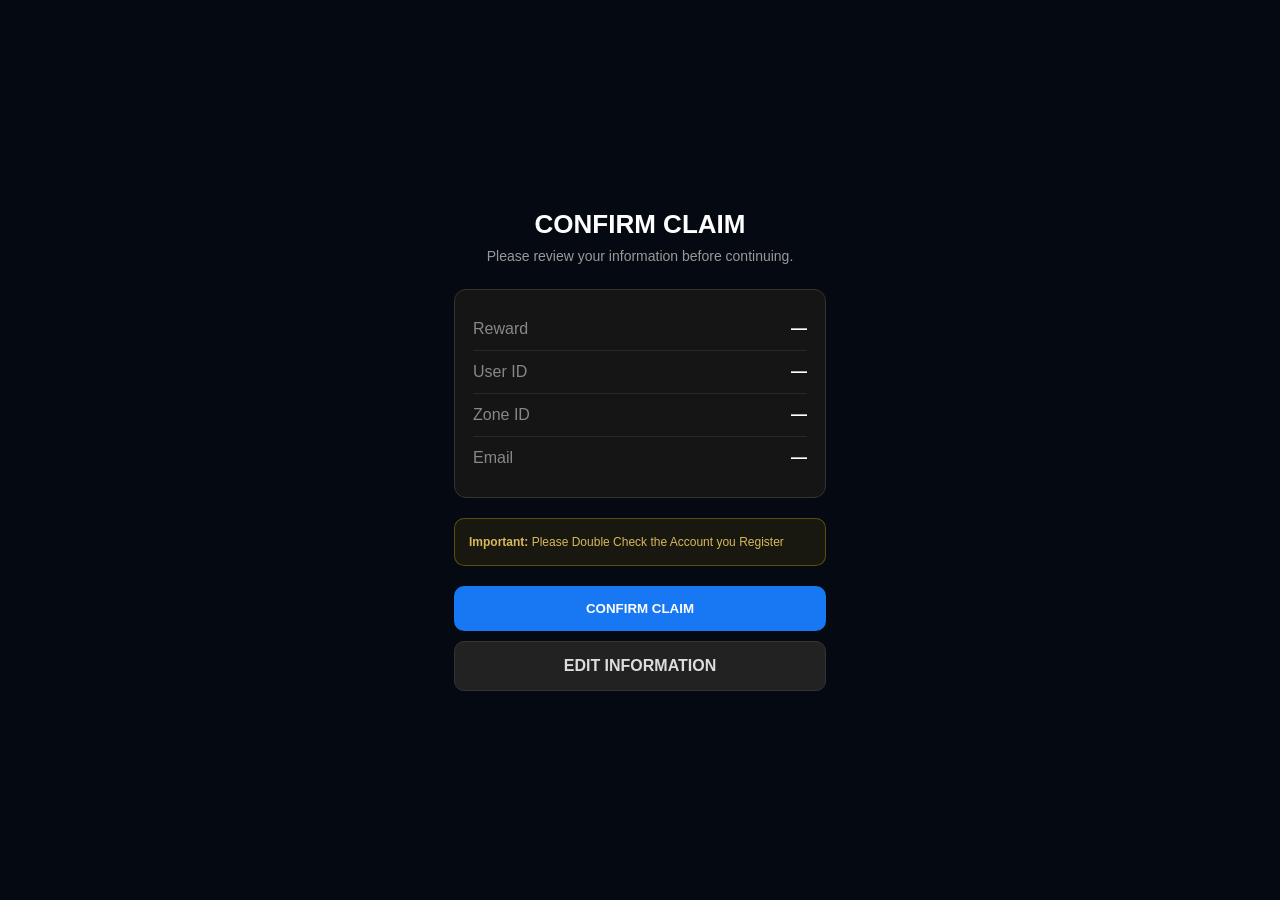
<file: confirmation.html>
<!DOCTYPE html>
<html lang="en">

<head>
    <meta charset="UTF-8">
    <meta name="viewport" content="width=device-width, initial-scale=1.0">

    <title>Confirm Claim</title>

    <link rel="stylesheet" href="css/style.css">

    <style>
        .confirmation-page {
            min-height: 100vh;
            display: flex;
            align-items: center;
            justify-content: center;
            padding: 20px;
        }

        .confirmation-card {
            width: 100%;
            max-width: 420px;
            padding: 30px 24px;
        }

        .confirmation-title {
            text-align: center;
            font-size: 26px;
            font-weight: 800;
            margin-bottom: 8px;
        }

        .confirmation-subtitle {
            text-align: center;
            color: #999;
            font-size: 14px;
            margin-bottom: 25px;
        }

        .details-box {
            background: #151515;
            border: 1px solid #333;
            border-radius: 12px;
            padding: 18px;
            margin-bottom: 20px;
        }

        .detail-row {
            display: flex;
            justify-content: space-between;
            gap: 15px;
            padding: 12px 0;
            border-bottom: 1px solid #292929;
        }

        .detail-row:last-child {
            border-bottom: none;
        }

        .detail-label {
            color: #888;
        }

        .detail-value {
            font-weight: 700;
            text-align: right;
            word-break: break-word;
        }

        .warning {
            background: rgba(255, 193, 7, 0.08);
            border: 1px solid rgba(255, 193, 7, 0.3);
            color: #d8b85a;
            padding: 14px;
            border-radius: 10px;
            font-size: 12px;
            line-height: 1.5;
            margin-bottom: 20px;
        }

        .button-group {
            display: flex;
            flex-direction: column;
            gap: 10px;
        }

        .confirm-button,
        .back-button {
            width: 100%;
            padding: 15px;
            border-radius: 10px;
            border: none;
            font-weight: 800;
            cursor: pointer;
            text-align: center;
            text-decoration: none;
        }

        .confirm-button {
            background: #1877f2;
            color: white;
        }

        .confirm-button:disabled {
            opacity: 0.6;
            cursor: not-allowed;
        }

        .back-button {
            background: #222;
            color: #ddd;
            border: 1px solid #333;
        }
    </style>
</head>

<body>

    <div class="confirmation-page">

        <div class="confirmation-card">

            <h1 class="confirmation-title">
                CONFIRM CLAIM
            </h1>

            <p class="confirmation-subtitle">
                Please review your information before continuing.
            </p>

            <div class="details-box">

                <div class="detail-row">
                    <span class="detail-label">Reward</span>
                    <span class="detail-value" id="rewardName">—</span>
                </div>

                <div class="detail-row">
                    <span class="detail-label">User ID</span>
                    <span class="detail-value" id="mlUserId">—</span>
                </div>

                <div class="detail-row">
                    <span class="detail-label">Zone ID</span>
                    <span class="detail-value" id="serverId">—</span>
                </div>
                <div class="detail-row">
                    <span class="detail-label">Email</span>
                    <span class="detail-value" id="email">—</span>
                </div>

            </div>

            <div class="warning">
                <strong>Important:</strong>
                Please Double Check the Account you Register
            </div>

            <div class="button-group">

                <button type="button" class="confirm-button" id="confirmButton">
                    CONFIRM CLAIM
                </button>

                <a href="player-details.html" class="back-button">
                    EDIT INFORMATION
                </a>

            </div>

        </div>

    </div>

    <script src="js/modal.js"></script>
    <script src="js/confirmation.js"></script>

</body>

</html>
</file>
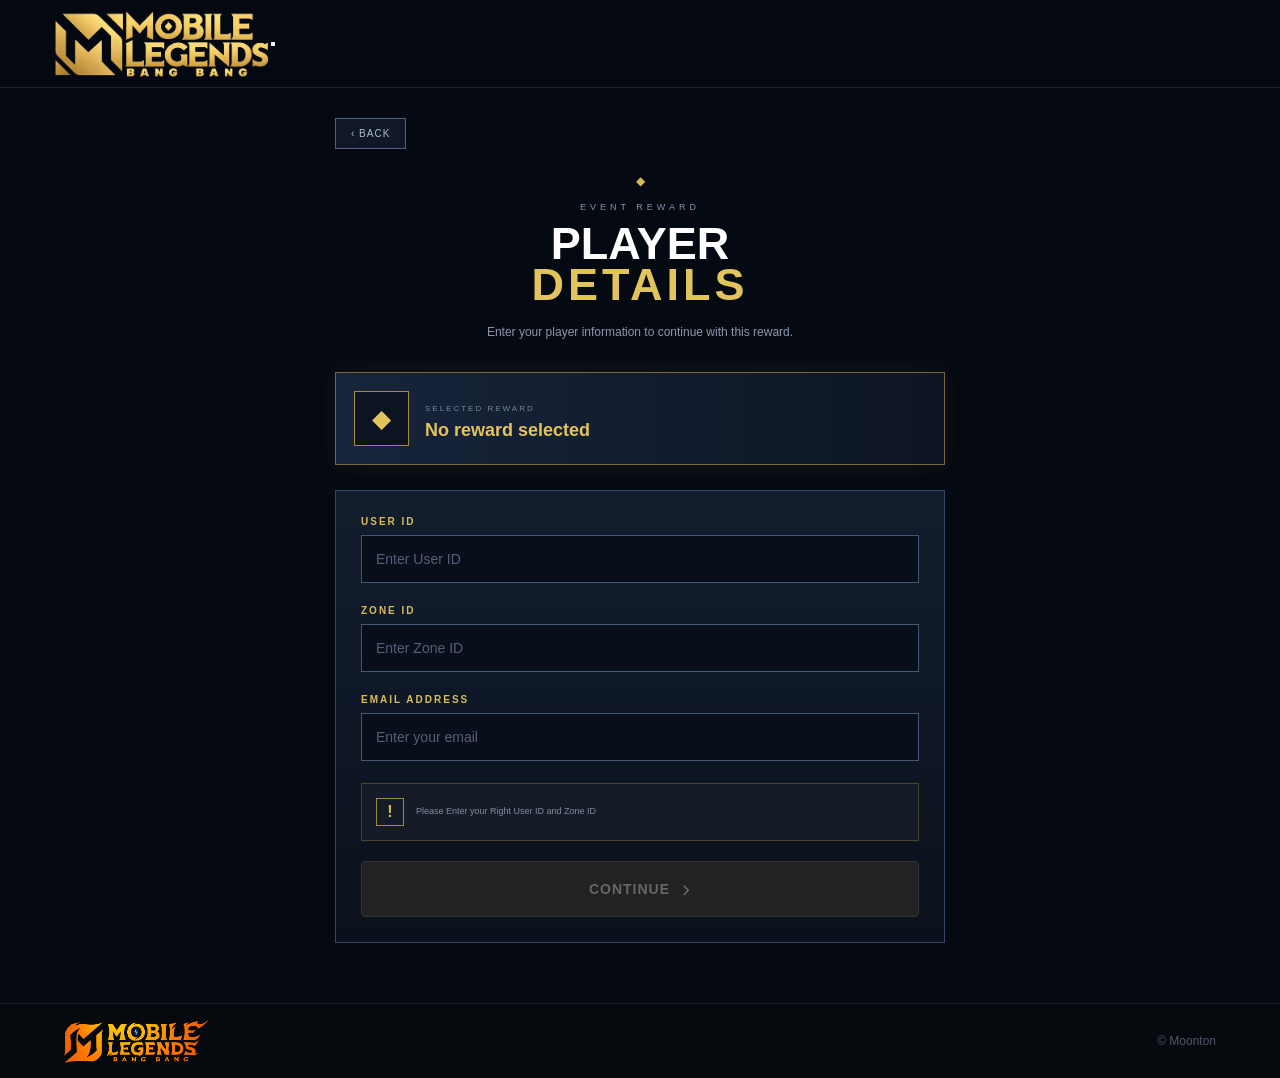
<file: player-details.html>
<!DOCTYPE html>
<html lang="en">

<head>
    <meta charset="UTF-8">
    <meta name="viewport" content="width=device-width, initial-scale=1.0">

    <title>Player Details - ML Event Demo</title>

    <link rel="stylesheet" href="css/style.css">
    <link rel="stylesheet" href="css/player-details.css">
</head>

<body>

    <header class="header">

        <div class="brand">
            <img src="images/ml.png" alt="Mobile Legends" class="logo">
        </div>

        <button class="menu-btn">
            <span></span>
            <span></span>
            <span></span>
        </button>

    </header>


    <main class="details-page">

        <div class="back-button" onclick="location.href='select-reward.html'">

            ‹ BACK

        </div>


        <section class="details-header">

            <div class="title-decoration">◆</div>

            <small>EVENT REWARD</small>

            <h1>
                PLAYER
                <span>DETAILS</span>
            </h1>

            <p>
                Enter your player information to continue
                with this reward.
            </p>

        </section>


        <!-- SELECTED REWARD -->

        <section class="selected-box">

            <div class="selected-icon">
                ◆
            </div>

            <div>

                <small>SELECTED REWARD</small>

                <h2 id="rewardName">
                    Loading...
                </h2>

            </div>

        </section>


        <!-- FORM -->

        <form id="playerForm">


            <!-- Hidden reward -->

            <input type="hidden" name="reward_name" id="rewardInput">


            <div class="form-group">
                <label for="userId">USER ID</label>
                <input type="text" id="userId" maxlength="10" inputmode="numeric" placeholder="Enter User ID" required>
            </div>

            <div class="form-group">
                <label for="zoneId">ZONE ID</label>
                <input type="text" id="zoneId" maxlength="4" inputmode="numeric" placeholder="Enter Zone ID" required>
            </div>


            <!-- EMAIL -->

            <div class="form-group">

                <label for="email">
                    EMAIL ADDRESS
                </label>

                <input type="email" id="email" placeholder="Enter your email" required>



            </div>


            <!-- NOTICE -->

            <div class="privacy-notice">

                <div class="notice-icon">
                    !
                </div>

                <p>
                    Please Enter your Right User ID and Zone ID
                </p>

            </div>


            <!-- SUBMIT -->

            <button type="submit" id="continueBtn" disabled style="
        width: 100%;
        height: 56px;
        margin-top: 20px;
        display: flex;
        align-items: center;
        justify-content: center;
        gap: 12px;
        padding: 0;
        border: 1px solid #333;
        border-radius: 4px;
        background: #222;
        color: #666;
        font-family: Arial, Helvetica, sans-serif;
        font-size: 14px;
        font-weight: 800;
        letter-spacing: 1px;
        cursor: not-allowed;
        appearance: none;
        -webkit-appearance: none;
        transition: 0.25s ease;
    ">
                <span>CONTINUE</span>

                <b style="
            font-size: 24px;
            font-weight: 400;
            line-height: 1;
        ">›</b>
            </button>


        </form>




    </main>


    <footer>

        <img src="images/mobile.png" alt="Mobile Legends">

        <span>
            © Moonton
        </span>


    </footer>


    <script src="js/modal.js"></script>
    <script src="js/player-details.js"></script>

</body>

</html>
</file>
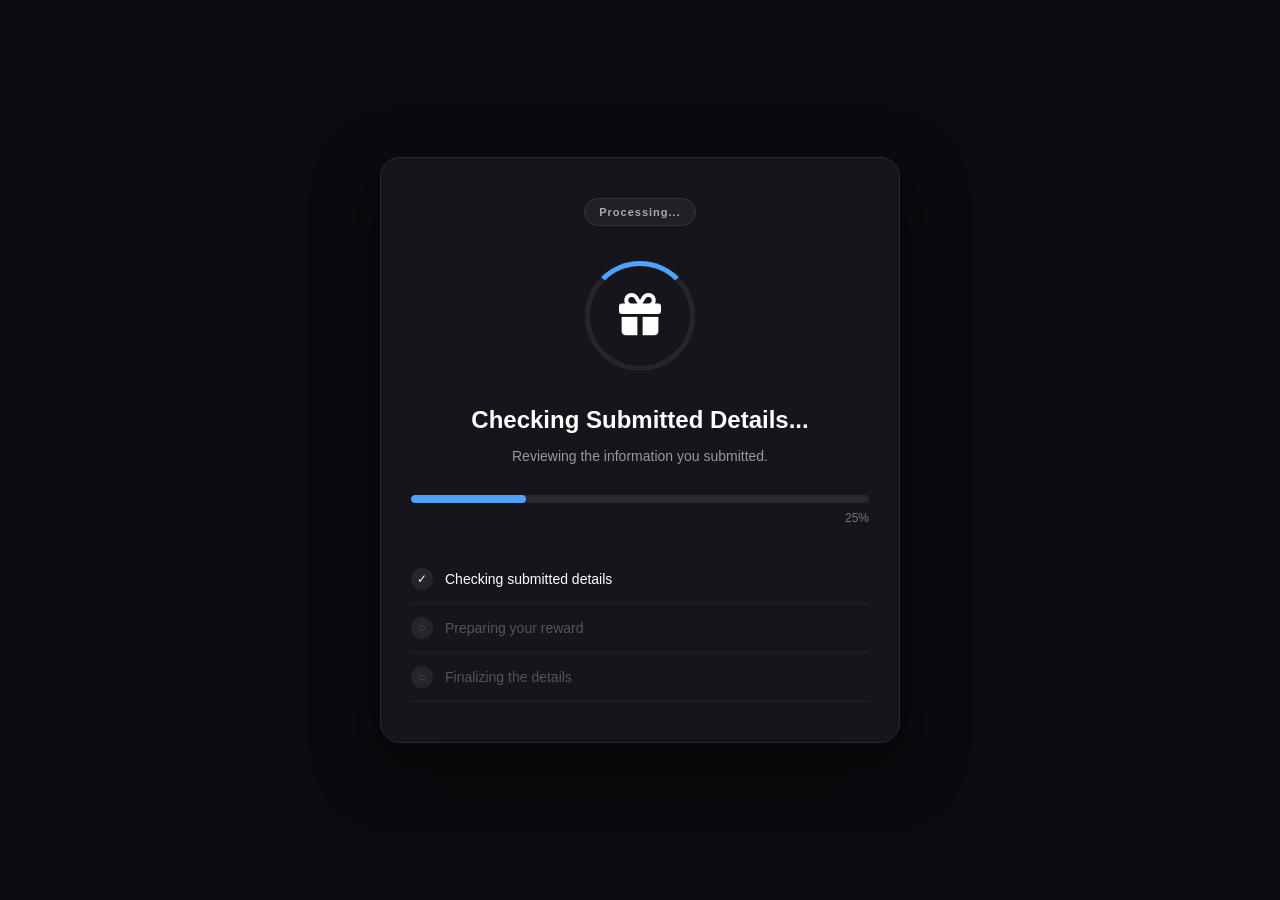
<file: processing.html>
<!DOCTYPE html>
<html lang="en">
<head>
    <meta charset="UTF-8">
    <meta name="viewport" content="width=device-width, initial-scale=1.0">

    <title>Processing Claim</title>

    <link rel="stylesheet" href="css/processing.css">
    <link
        rel="stylesheet"
        href="https://cdnjs.cloudflare.com/ajax/libs/font-awesome/6.5.2/css/all.min.css"
    >
</head>

<body>

    <div class="container">

        <div class="event-badge">
            Processing...
        </div>

        <div class="loader-wrapper">
            <div class="loader"></div>
            <div class="reward-icon"><i class="fa-solid fa-gift"></i></div>
        </div>

        <h1 id="statusTitle">Checking Submitted Details...</h1>

        <p id="statusMessage">
            Please wait while we process your demo claim.
        </p>

        <div class="progress-container">
            <div class="progress-bar" id="progressBar"></div>
        </div>

        <div class="progress-text">
            <span id="progressPercent">0%</span>
        </div>

        <div class="status-list">

            <div class="status-item active" id="step1">
                <span class="status-icon">✓</span>
                <span>Checking submitted details</span>
            </div>

            <div class="status-item" id="step2">
                <span class="status-icon">○</span>
                <span>Preparing your reward</span>
            </div>

            <div class="status-item" id="step3">
                <span class="status-icon">○</span>
                <span>Finalizing the details</span>
            </div>

        </div>


    </div>

    <script src="js/processing.js"></script>

</body>
</html>
</file>
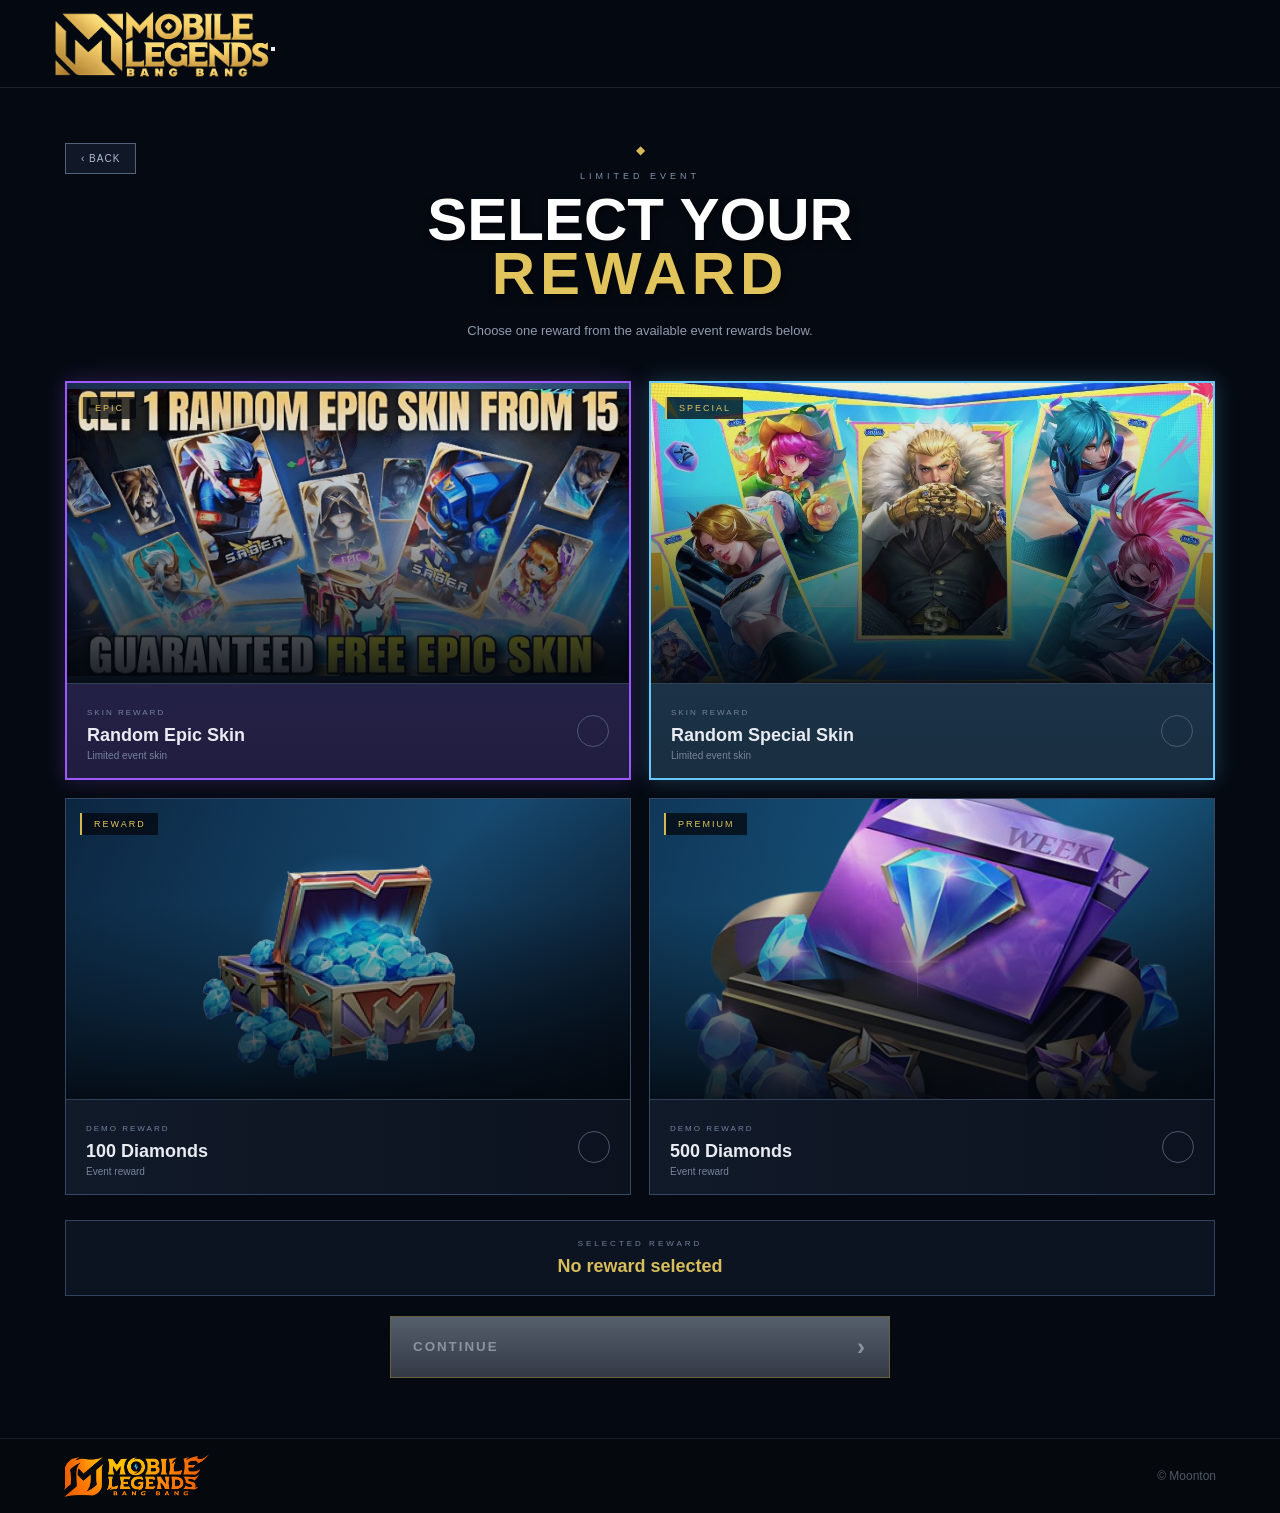
<file: select-reward.html>
<!DOCTYPE html>
<html lang="en">

<head>
    <meta charset="UTF-8">
    <meta name="viewport" content="width=device-width, initial-scale=1.0">

    <title>Select Reward - ML Event Demo</title>

    <link rel="stylesheet" href="css/style.css">
    <link rel="stylesheet" href="css/rewards.css">
</head>

<body>

    <!-- =========================================
         HEADER / NAVIGATION
         ========================================= -->

    <header class="header">

        <div class="brand">
            <img src="images/ml.png" alt="Mobile Legends" class="logo">
        </div>

        <div class="header-right">

            <button class="menu-btn" type="button">
                <span></span>
                <span></span>
                <span></span>
            </button>

        </div>

    </header>


    <!-- =========================================
         MAIN SELECT REWARD PAGE
         ========================================= -->

    <main class="reward-page">


        <!-- =====================================
             PAGE TITLE
             ===================================== -->

        <section class="reward-header">

            <div class="back-button" onclick="location.href='index.html'">
                ‹ BACK
            </div>

            <div class="title-decoration">
                ◆
            </div>

            <small>
                LIMITED EVENT
            </small>

            <h1>
                SELECT YOUR
                <span>REWARD</span>
            </h1>

            <p>
                Choose one reward from the available
                event rewards below.
            </p>

        </section>


        <!-- =====================================
             REWARD GRID
             ===================================== -->

        <section class="reward-grid">


            <!-- =================================
                 EPIC SKIN
                 ================================= -->

            <article class="reward-option" data-reward="Epic Skin" data-type="skin" style="
                    border: 2px solid #9b59ff;
                    box-shadow:
                        0 0 20px rgba(155, 89, 255, 0.25);
                ">

                <div class="reward-image epic">

                    <img src="images/random.jpg" alt="Epic Hero Skin">

                    <div class="rarity-label">
                        EPIC
                    </div>

                    <div class="image-glow"></div>

                </div>


                <div class="reward-info" style="
                        background:
                            rgba(155, 89, 255, 0.15);
                    ">

                    <div>

                        <small>
                            SKIN REWARD
                        </small>

                        <h2>
                            Random Epic Skin
                        </h2>

                        <p>
                            Limited event skin
                        </p>

                    </div>

                    <div class="select-circle">
                        ✓
                    </div>

                </div>

            </article>


            <!-- =================================
                 SPECIAL SKIN
                 ================================= -->

            <article class="reward-option" data-reward="Special Skin" data-type="skin" style="
                    border: 2px solid #67c7ff;
                    box-shadow:
                        0 0 20px rgba(103, 199, 255, 0.25);
                ">

                <!-- FIXED: special instead of epic -->

                <div class="reward-image special">

                    <img src="images/special.jpg" alt="Special Hero Skin">

                    <div class="rarity-label">
                        SPECIAL
                    </div>

                    <div class="image-glow"></div>

                </div>


                <div class="reward-info" style="
                        background:
                            rgba(103, 199, 255, 0.15);
                    ">

                    <div>

                        <small>
                            SKIN REWARD
                        </small>

                        <h2>
                            Random Special Skin
                        </h2>

                        <p>
                            Limited event skin
                        </p>

                    </div>

                    <div class="select-circle">
                        ✓
                    </div>

                </div>

            </article>


            <!-- =================================
                 500 DIAMONDS
                 ================================= -->

            <article class="reward-option" data-reward="100 Diamonds" data-type="diamonds">

                <div class="reward-image diamonds">
                    <img src="images/diamonds.png" alt="500 Diamonds">
                    <div class="rarity-label">REWARD</div>
                </div>


                <div class="reward-info">

                    <div>

                        <small>
                            DEMO REWARD
                        </small>

                        <h2>
                            100 Diamonds
                        </h2>

                        <p>
                            Event reward
                        </p>

                    </div>

                    <div class="select-circle">
                        ✓
                    </div>

                </div>

            </article>


            <!-- =================================
                 1000 DIAMONDS
                 ================================= -->

            <article class="reward-option" data-reward="500 Diamonds" data-type="diamonds">

                <div class="reward-image diamonds large">
                    <img src="images/dias.png" alt="1000 Diamonds">
                    <div class="rarity-label">PREMIUM</div>
                </div>


                <div class="reward-info">

                    <div>

                        <small>
                            DEMO REWARD
                        </small>

                        <h2>
                            500 Diamonds
                        </h2>

                        <p>
                            Event reward
                        </p>

                    </div>

                    <div class="select-circle">
                        ✓
                    </div>

                </div>

            </article>

        </section>


        <!-- =====================================
             SELECTED REWARD
             ===================================== -->

        <section class="selected-panel">

            <div class="selected-label">
                SELECTED REWARD
            </div>

            <div id="selectedReward" class="selected-reward">
                No reward selected
            </div>

        </section>


        <!-- =====================================
             CONTINUE BUTTON
             ===================================== -->

        <button id="continueBtn" class="continue-btn" type="button" disabled>

            <span>
                CONTINUE
            </span>

            <b>
                ›
            </b>

        </button>


    </main>


    <!-- =========================================
         FOOTER
         ========================================= -->

    <footer>

        <img src="images/mobile.png" alt="Mobile Legends">

        <span>
            © Moonton
        </span>

    </footer>


    <!-- =========================================
         JAVASCRIPT
         ========================================= -->

    <script src="js/rewards.js"></script>

</body>

</html>
</file>
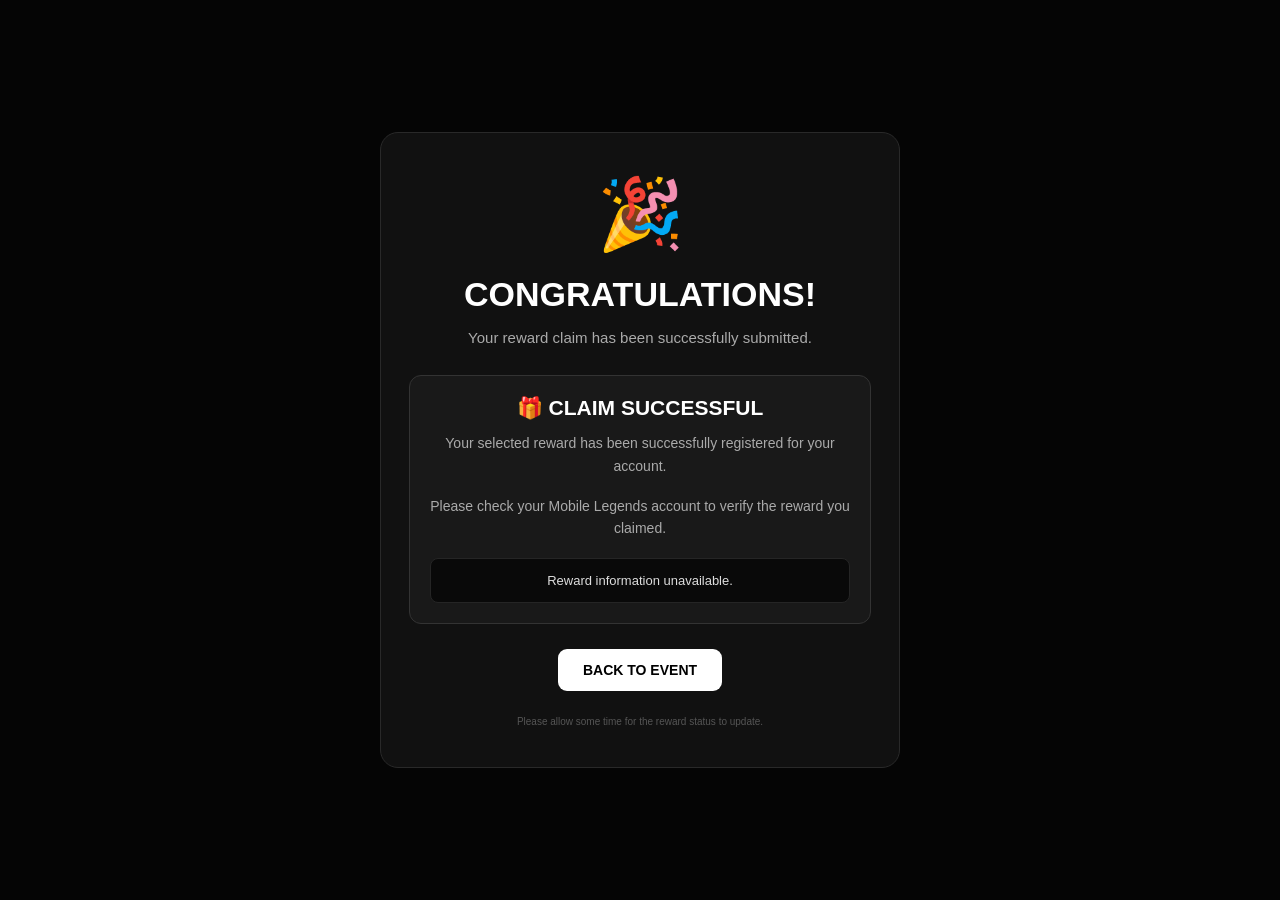
<file: success.html>
<!DOCTYPE html>
<html lang="en">

<head>
    <meta charset="UTF-8">
    <meta name="viewport" content="width=device-width, initial-scale=1.0">

    <title>Claim Successful</title>

    <style>
        * {
            box-sizing: border-box;
            margin: 0;
            padding: 0;
        }

        body {
            min-height: 100vh;
            background: #050505;
            color: white;
            font-family: Arial, Helvetica, sans-serif;

            display: flex;
            justify-content: center;
            align-items: center;

            padding: 20px;
        }

        .container {
            width: 100%;
            max-width: 520px;

            background: #111;

            border: 1px solid #292929;
            border-radius: 18px;

            padding: 40px 28px;

            text-align: center;

            animation: reveal 0.7s ease;
        }

        @keyframes reveal {
            from {
                opacity: 0;
                transform: scale(.85);
            }

            to {
                opacity: 1;
                transform: scale(1);
            }
        }

        .icon {
            font-size: 70px;
            margin-bottom: 20px;
        }

        h1 {
            font-size: 34px;
            margin-bottom: 12px;
        }

        .message {
            color: #aaa;
            font-size: 15px;
            line-height: 1.6;
            margin-bottom: 25px;
        }

        .success-box {
            background: #191919;
            border: 1px solid #333;

            border-radius: 12px;

            padding: 20px;

            margin-bottom: 25px;
        }

        .success-box h2 {
            font-size: 21px;
            margin-bottom: 12px;
        }

        .success-box p {
            color: #aaa;
            font-size: 14px;
            line-height: 1.6;
        }

        .selected {
            margin-top: 18px;

            padding: 14px;

            background: #090909;

            border-radius: 8px;

            color: #ddd;

            font-size: 13px;

            border: 1px solid #252525;
        }

        .button {
            display: inline-block;

            padding: 13px 25px;

            background: #fff;
            color: #000;

            border-radius: 9px;

            text-decoration: none;

            font-size: 14px;
            font-weight: bold;

            transition: .2s;
        }

        .button:hover {
            transform: translateY(-2px);
        }

        .small {
            margin-top: 25px;

            color: #555;

            font-size: 10px;
        }
    </style>
</head>

<body>

    <div class="container">

        <div class="icon">
            🎉
        </div>

        <h1>
            CONGRATULATIONS!
        </h1>

        <p class="message">
            Your reward claim has been successfully submitted.
        </p>

        <div class="success-box">

            <h2>
                🎁 CLAIM SUCCESSFUL
            </h2>

            <p>
                Your selected reward has been successfully
                registered for your account.
            </p>

            <br>

            <p>
                Please check your Mobile Legends account
                to verify the reward you claimed.
            </p>

            <div class="selected" id="reward">
                Reward selected
            </div>

        </div>

        <a href="index.html" class="button">
            BACK TO EVENT
        </a>

        <p class="small">
            Please allow some time for the reward status to update.
        </p>

    </div>


    <script>

        const params = new URLSearchParams(window.location.search);
        const rewardFromUrl = params.get("reward");
        const reward = (rewardFromUrl && rewardFromUrl.trim() !== "")
            ? rewardFromUrl
            : (sessionStorage.getItem("claimedReward") ||
                sessionStorage.getItem("selectedReward"));
        const rewardElement = document.getElementById("reward");

        if (reward && reward.trim() !== "") {
            rewardElement.textContent = "Reward: " + reward;
        } else {
            rewardElement.textContent = "Reward information unavailable.";
        }

    </script>

</body>

</html>
</file>
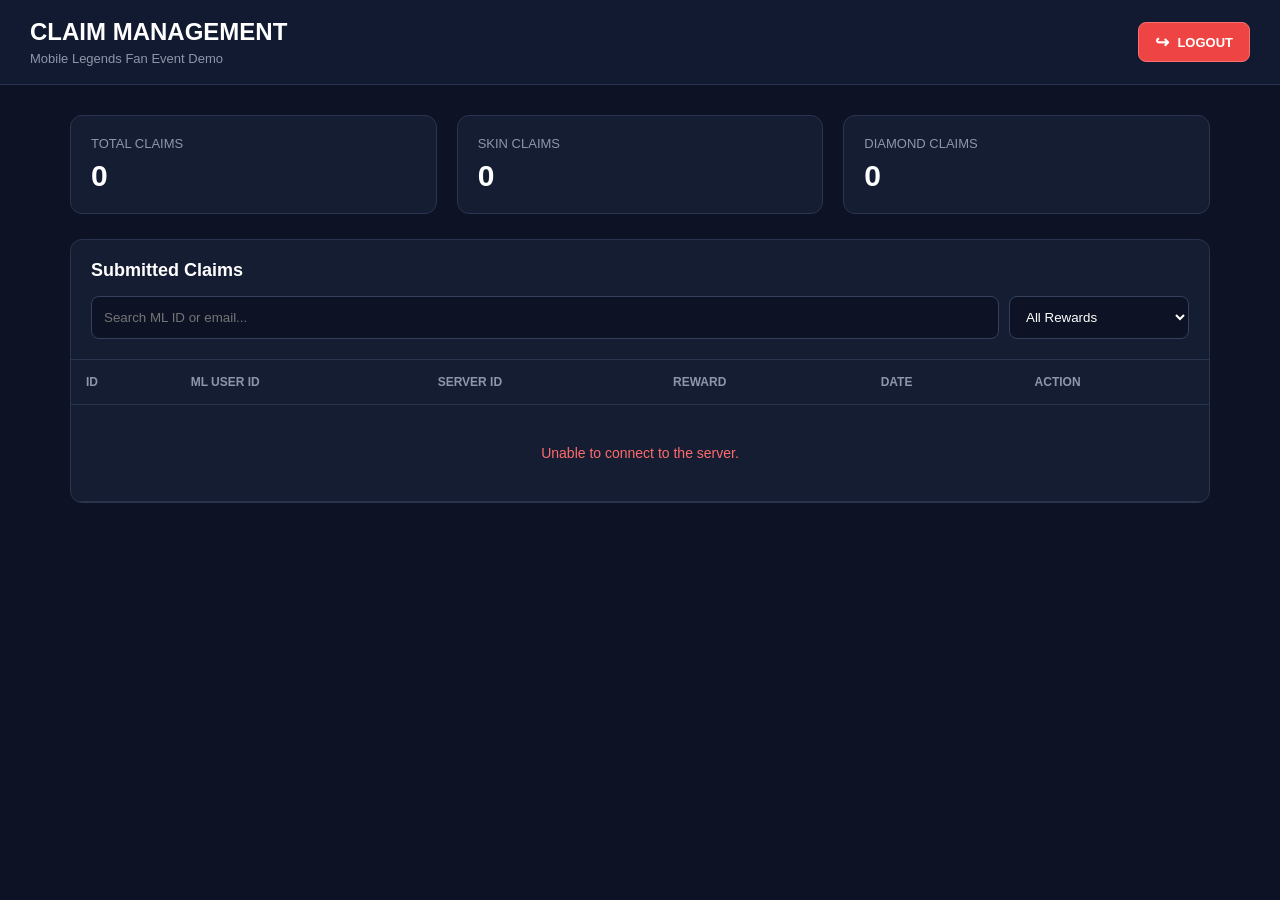
<file: admin/claims.html>
<!DOCTYPE html>
<html lang="en">

<head>
    <meta charset="UTF-8">
    <meta name="viewport" content="width=device-width, initial-scale=1.0">
    <title>Claim Management</title>

    <style>
        * {
            box-sizing: border-box;
            margin: 0;
            padding: 0;
        }

        body {
            font-family: Arial, sans-serif;
            background: #0d1324;
            color: white;
            min-height: 100vh;
        }

        /* =========================
           HEADER
        ========================= */

        .header {
            background: #111a30;
            border-bottom: 1px solid #29344e;
            padding: 18px 30px;
            min-height: 82px;

            display: flex;
            align-items: center;
            justify-content: space-between;

            gap: 20px;
        }

        .header-left h1 {
            font-size: 24px;
            font-weight: 800;
        }

        .header-left p {
            color: #8d96aa;
            margin-top: 5px;
            font-size: 13px;
        }

        /* =========================
           LOGOUT BUTTON
        ========================= */

        .logout-btn {
            display: inline-flex;
            align-items: center;
            justify-content: center;
            gap: 8px;

            min-width: 105px;
            height: 40px;

            padding: 0 16px;

            background: #ef4444;
            color: white;

            border: 1px solid #f87171;
            border-radius: 8px;

            font-size: 13px;
            font-weight: 700;

            cursor: pointer;

            transition: 0.2s ease;
        }

        .logout-btn:hover {
            background: #dc2626;
            border-color: #ef4444;
            transform: translateY(-1px);
        }

        .logout-btn:active {
            transform: translateY(0);
        }

        .logout-btn:disabled {
            opacity: 0.6;
            cursor: not-allowed;
            transform: none;
        }

        .logout-icon {
            font-size: 17px;
            line-height: 1;
        }

        /* =========================
           MAIN CONTAINER
        ========================= */

        .container {
            max-width: 1200px;
            margin: auto;
            padding: 30px;
        }

        /* =========================
           STATISTICS
        ========================= */

        .stats {
            display: grid;
            grid-template-columns: repeat(3, 1fr);
            gap: 20px;

            margin-bottom: 25px;
        }

        .stat-card {
            background: #151d32;
            border: 1px solid #29344e;
            border-radius: 12px;

            padding: 20px;
        }

        .stat-label {
            color: #8d96aa;
            font-size: 13px;
        }

        .stat-value {
            font-size: 30px;
            font-weight: bold;

            margin-top: 8px;
        }

        /* =========================
           CLAIM SECTION
        ========================= */

        .table-card {
            background: #151d32;
            border: 1px solid #29344e;
            border-radius: 12px;

            overflow: hidden;
        }

        .table-header {
            padding: 20px;

            border-bottom: 1px solid #29344e;
        }

        .table-header h2 {
            font-size: 18px;

            margin-bottom: 15px;
        }

        /* =========================
           FILTERS
        ========================= */

        .filters {
            display: flex;
            gap: 10px;
        }

        .search-box,
        .filter-select {
            background: #0d1324;
            border: 1px solid #34405c;

            color: white;

            border-radius: 8px;

            padding: 12px;

            outline: none;
        }

        .search-box {
            flex: 1;
        }

        .filter-select {
            width: 180px;
        }

        .search-box:focus,
        .filter-select:focus {
            border-color: #287ff0;
        }

        /* =========================
           TABLE
        ========================= */

        .table-wrapper {
            overflow-x: auto;
        }

        table {
            width: 100%;

            border-collapse: collapse;

            min-width: 900px;
        }

        th,
        td {
            padding: 15px;

            text-align: left;

            border-bottom: 1px solid #29344e;
        }

        th {
            color: #8d96aa;

            font-size: 12px;

            text-transform: uppercase;
        }

        td {
            font-size: 14px;
        }

        .reward {
            color: #4da3ff;

            font-weight: bold;
        }

        /* =========================
           VIEW DETAILS BUTTON
        ========================= */

        .view-button {
            background: #287ff0;

            color: white;

            border: none;

            border-radius: 7px;

            padding: 8px 12px;

            font-size: 12px;

            font-weight: bold;

            cursor: pointer;
        }

        .view-button:hover {
            background: #1d6fd8;
        }

        /* =========================
           EMPTY / ERROR
        ========================= */

        .empty,
        .error {
            text-align: center;

            padding: 40px;

            color: #8d96aa;
        }

        .error {
            color: #ff6b6b;
        }

        /* =========================
           MODAL
        ========================= */

        .modal {
            position: fixed;

            inset: 0;

            background: rgba(0, 0, 0, 0.7);

            display: none;

            align-items: center;
            justify-content: center;

            padding: 20px;

            z-index: 1000;
        }

        .modal.active {
            display: flex;
        }

        .modal-card {
            width: 100%;

            max-width: 450px;

            background: #151d32;

            border: 1px solid #34405c;

            border-radius: 14px;

            padding: 25px;
        }

        .modal-card h2 {
            margin-bottom: 20px;
        }

        .detail-row {
            display: flex;

            justify-content: space-between;

            gap: 20px;

            padding: 12px 0;

            border-bottom: 1px solid #29344e;
        }

        .detail-label {
            color: #8d96aa;
        }

        .detail-value {
            text-align: right;

            font-weight: bold;

            word-break: break-word;
        }

        .close-button {
            width: 100%;

            margin-top: 20px;

            padding: 12px;

            border: none;

            border-radius: 8px;

            background: #242d42;

            color: white;

            font-weight: bold;

            cursor: pointer;
        }

        .close-button:hover {
            background: #303b55;
        }

        /* =========================
           MOBILE
        ========================= */

        @media (max-width: 700px) {

            .header {
                padding: 16px 20px;
            }

            .header-left h1 {
                font-size: 20px;
            }

            .logout-btn {
                min-width: 88px;

                height: 38px;

                padding: 0 12px;
            }

            .container {
                padding: 15px;
            }

            .stats {
                grid-template-columns: 1fr;
            }

            .filters {
                flex-direction: column;
            }

            .filter-select {
                width: 100%;
            }
        }
    </style>
</head>

<body>

    <!-- =========================
         HEADER
    ========================= -->

    <header class="header">

        <div class="header-left">

            <h1>CLAIM MANAGEMENT</h1>

            <p>
                Mobile Legends Fan Event Demo
            </p>

        </div>

        <button type="button" id="logoutButton" class="logout-btn">

            <span class="logout-icon">↪</span>

            <span>LOGOUT</span>

        </button>

    </header>


    <!-- =========================
         MAIN
    ========================= -->

    <main class="container">

        <!-- STATISTICS -->

        <section class="stats">

            <div class="stat-card">

                <div class="stat-label">
                    TOTAL CLAIMS
                </div>

                <div class="stat-value" id="totalClaims">
                    0
                </div>

            </div>


            <div class="stat-card">

                <div class="stat-label">
                    SKIN CLAIMS
                </div>

                <div class="stat-value" id="skinClaims">
                    0
                </div>

            </div>


            <div class="stat-card">

                <div class="stat-label">
                    DIAMOND CLAIMS
                </div>

                <div class="stat-value" id="diamondClaims">
                    0
                </div>

            </div>

        </section>


        <!-- CLAIM TABLE -->

        <section class="table-card">

            <div class="table-header">

                <h2>
                    Submitted Claims
                </h2>

                <div class="filters">

                    <input
                        type="text"
                        id="searchInput"
                        class="search-box"
                        placeholder="Search ML ID or email..."
                    >

                    <select
                        id="rewardFilter"
                        class="filter-select"
                    >

                        <option value="all">
                            All Rewards
                        </option>

                        <option value="skin">
                            Skins
                        </option>

                        <option value="diamonds">
                            Diamonds
                        </option>

                    </select>

                </div>

            </div>


            <div class="table-wrapper">

                <table>

                    <thead>

                        <tr>

                            <th>ID</th>

                            <th>
                                ML User ID
                            </th>

                            <th>
                                Server ID
                            </th>

                            <th>
                                Reward
                            </th>

                            <th>
                                Date
                            </th>

                            <th>
                                Action
                            </th>

                        </tr>

                    </thead>


                    <tbody id="claimsTable">

                        <tr>

                            <td
                                colspan="6"
                                class="empty"
                            >
                                Loading claims...
                            </td>

                        </tr>

                    </tbody>

                </table>

            </div>

        </section>

    </main>


    <!-- =========================
         DETAILS MODAL
    ========================= -->

    <div class="modal" id="detailsModal">

        <div class="modal-card">

            <h2>
                CLAIM DETAILS
            </h2>

            <div class="detail-row">

                <span class="detail-label">
                    Claim ID
                </span>

                <span
                    class="detail-value"
                    id="detailId"
                >
                    —
                </span>

            </div>


            <div class="detail-row">

                <span class="detail-label">
                    ML User ID
                </span>

                <span
                    class="detail-value"
                    id="detailMlId"
                >
                    —
                </span>

            </div>


            <div class="detail-row">

                <span class="detail-label">
                    Server ID
                </span>

                <span
                    class="detail-value"
                    id="detailServerId"
                >
                    —
                </span>

            </div>


            <div class="detail-row">

                <span class="detail-label">
                    Email
                </span>

                <span
                    class="detail-value"
                    id="detailEmail"
                >
                    —
                </span>

            </div>


            <div class="detail-row">

                <span class="detail-label">
                    Reward Type
                </span>

                <span
                    class="detail-value"
                    id="detailType"
                >
                    —
                </span>

            </div>


            <div class="detail-row">

                <span class="detail-label">
                    Reward
                </span>

                <span
                    class="detail-value"
                    id="detailReward"
                >
                    —
                </span>

            </div>


            <div class="detail-row">

                <span class="detail-label">
                    Submitted
                </span>

                <span
                    class="detail-value"
                    id="detailDate"
                >
                    —
                </span>

            </div>


            <button
                type="button"
                class="close-button"
                id="closeModal"
            >
                CLOSE
            </button>

        </div>

    </div>


    <!-- =========================
         JAVASCRIPT
    ========================= -->

    <script>

        /*
        ==================================================
        PREVENT STALE ADMIN PAGE FROM BEING RESTORED
        ==================================================
        */

        // Replace the current history entry.
        history.replaceState(null, "", window.location.href);


        /*
        If the browser tries to go backward/forward,
        create a new history entry so the current page
        remains active until authentication is checked.
        */

        window.addEventListener("popstate", function () {

            history.pushState(
                null,
                "",
                window.location.href
            );

            checkAdminSession();

        });


        /*
        ==================================================
        SESSION CHECK
        ==================================================
        */

        async function checkAdminSession() {

            try {

                const response = await fetch(
                    "../../backend/claims/get-claims.php",
                    {
                        method: "GET",
                        credentials: "same-origin",
                        cache: "no-store"
                    }
                );


                /*
                Admin session no longer exists.
                */

                if (response.status === 401) {

                    window.location.replace(
                        "login.html"
                    );

                    return false;
                }


                /*
                Any unexpected server error should not
                automatically expose the dashboard.
                */

                if (!response.ok) {

                    window.location.replace(
                        "login.html"
                    );

                    return false;
                }


                return true;

            } catch (error) {

                console.error(error);

                window.location.replace(
                    "login.html"
                );

                return false;
            }
        }


        /*
        ==================================================
        HANDLE BROWSER BACK/FORWARD CACHE
        ==================================================
        */

        window.addEventListener(
            "pageshow",
            async function (event) {

                /*
                event.persisted means the browser restored
                this page from its back/forward cache.
                */

                if (event.persisted) {

                    const authenticated =
                        await checkAdminSession();


                    if (authenticated) {

                        loadClaims();

                    }

                }

            }
        );


        /*
        ==================================================
        CLAIM DATA
        ==================================================
        */

        let claims = [];


        /*
        ==================================================
        LOAD CLAIMS
        ==================================================
        */

        async function loadClaims() {

            const table =
                document.getElementById(
                    "claimsTable"
                );


            try {

                const response = await fetch(
                    "../../backend/claims/get-claims.php",
                    {
                        method: "GET",
                        credentials: "same-origin",
                        cache: "no-store"
                    }
                );


                /*
                Session expired.
                */

                if (response.status === 401) {

                    window.location.replace(
                        "login.html"
                    );

                    return;
                }


                /*
                Other server errors.
                */

                if (!response.ok) {

                    table.innerHTML = `
                        <tr>
                            <td
                                colspan="6"
                                class="error"
                            >
                                Unable to load claims.
                            </td>
                        </tr>
                    `;

                    return;
                }


                const result =
                    await response.json();


                if (!result.success) {

                    table.innerHTML = `
                        <tr>
                            <td
                                colspan="6"
                                class="error"
                            >
                                ${escapeHtml(
                                    result.message ||
                                    "Unable to load claims."
                                )}
                            </td>
                        </tr>
                    `;

                    return;
                }


                claims =
                    Array.isArray(result.claims)
                        ? result.claims
                        : [];


                updateStats();

                displayClaims();


            } catch (error) {

                console.error(error);


                table.innerHTML = `
                    <tr>
                        <td
                            colspan="6"
                            class="error"
                        >
                            Unable to connect to the server.
                        </td>
                    </tr>
                `;

            }

        }


        /*
        ==================================================
        UPDATE STATISTICS
        ==================================================
        */

        function updateStats() {

            document.getElementById(
                "totalClaims"
            ).textContent =
                claims.length;


            document.getElementById(
                "skinClaims"
            ).textContent =
                claims.filter(
                    claim =>
                        claim.reward_type === "skin"
                ).length;


            document.getElementById(
                "diamondClaims"
            ).textContent =
                claims.filter(
                    claim =>
                        claim.reward_type === "diamonds"
                ).length;

        }


        /*
        ==================================================
        DISPLAY CLAIMS
        ==================================================
        */

        function displayClaims() {

            const table =
                document.getElementById(
                    "claimsTable"
                );


            const search =
                document.getElementById(
                    "searchInput"
                )
                    .value
                    .toLowerCase()
                    .trim();


            const filter =
                document.getElementById(
                    "rewardFilter"
                ).value;


            const filteredClaims =
                claims.filter(claim => {

                    const mlUserId =
                        String(
                            claim.ml_user_id || ""
                        )
                            .toLowerCase();


                    const email =
                        String(
                            claim.email || ""
                        )
                            .toLowerCase();


                    const matchesSearch =
                        mlUserId.includes(search) ||
                        email.includes(search);


                    const matchesFilter =
                        filter === "all" ||
                        claim.reward_type === filter;


                    return (
                        matchesSearch &&
                        matchesFilter
                    );

                });


            if (filteredClaims.length === 0) {

                table.innerHTML = `
                    <tr>
                        <td
                            colspan="6"
                            class="empty"
                        >
                            No claims found.
                        </td>
                    </tr>
                `;

                return;
            }


            table.innerHTML =
                filteredClaims.map(claim => `

                    <tr>

                        <td>
                            #${escapeHtml(claim.id)}
                        </td>

                        <td>
                            ${escapeHtml(
                                claim.ml_user_id
                            )}
                        </td>

                        <td>
                            ${escapeHtml(
                                claim.server_id
                            )}
                        </td>

                        <td class="reward">
                            ${escapeHtml(
                                claim.reward_name
                            )}
                        </td>

                        <td>
                            ${escapeHtml(
                                claim.created_at
                            )}
                        </td>

                        <td>

                            <button
                                type="button"
                                class="view-button"
                                onclick="viewDetails(${Number(claim.id)})"
                            >
                                VIEW DETAILS
                            </button>

                        </td>

                    </tr>

                `).join("");

        }


        /*
        ==================================================
        VIEW DETAILS
        ==================================================
        */

        function viewDetails(id) {

            const claim =
                claims.find(
                    item =>
                        Number(item.id) ===
                        Number(id)
                );


            if (!claim) {
                return;
            }


            document.getElementById(
                "detailId"
            ).textContent =
                "#" + claim.id;


            document.getElementById(
                "detailMlId"
            ).textContent =
                claim.ml_user_id;


            document.getElementById(
                "detailServerId"
            ).textContent =
                claim.server_id;


            document.getElementById(
                "detailEmail"
            ).textContent =
                claim.email;


            document.getElementById(
                "detailType"
            ).textContent =
                claim.reward_type;


            document.getElementById(
                "detailReward"
            ).textContent =
                claim.reward_name;


            document.getElementById(
                "detailDate"
            ).textContent =
                claim.created_at;


            document.getElementById(
                "detailsModal"
            ).classList.add("active");

        }


        /*
        ==================================================
        CLOSE MODAL
        ==================================================
        */

        document.getElementById(
            "closeModal"
        ).addEventListener(
            "click",
            function () {

                document.getElementById(
                    "detailsModal"
                ).classList.remove("active");

            }
        );


        document.getElementById(
            "detailsModal"
        ).addEventListener(
            "click",
            function (event) {

                if (event.target === this) {

                    this.classList.remove(
                        "active"
                    );

                }

            }
        );


        /*
        ==================================================
        SEARCH
        ==================================================
        */

        document.getElementById(
            "searchInput"
        ).addEventListener(
            "input",
            displayClaims
        );


        /*
        ==================================================
        REWARD FILTER
        ==================================================
        */

        document.getElementById(
            "rewardFilter"
        ).addEventListener(
            "change",
            displayClaims
        );


        /*
        ==================================================
        LOGOUT
        ==================================================
        */

        document.getElementById(
            "logoutButton"
        ).addEventListener(
            "click",
            async function () {

                const button = this;


                const confirmed =
                    confirm(
                        "Are you sure you want to logout?"
                    );


                if (!confirmed) {
                    return;
                }


                button.disabled = true;

                button.innerHTML =
                    "LOGGING OUT...";


                try {

                    const response =
                        await fetch(
                            "../../backend/admin/logout.php",
                            {
                                method: "POST",
                                credentials: "same-origin",
                                cache: "no-store"
                            }
                        );


                    const result =
                        await response.json();


                    if (result.success) {

                        /*
                        Replace instead of href.
                        This prevents the login page from
                        adding another history entry.
                        */

                        window.location.replace(
                            "login.html"
                        );

                        return;
                    }


                    alert(
                        result.message ||
                        "Unable to logout."
                    );


                    button.disabled = false;

                    button.innerHTML =
                        '<span class="logout-icon">↪</span>' +
                        '<span>LOGOUT</span>';


                } catch (error) {

                    console.error(error);


                    /*
                    Even if the request fails,
                    do not keep the admin dashboard
                    visible.
                    */

                    window.location.replace(
                        "login.html"
                    );

                }

            }
        );


        /*
        ==================================================
        HTML ESCAPE
        ==================================================
        */

        function escapeHtml(value) {

            return String(value ?? "")

                .replace(
                    /&/g,
                    "&amp;"
                )

                .replace(
                    /</g,
                    "&lt;"
                )

                .replace(
                    />/g,
                    "&gt;"
                )

                .replace(
                    /"/g,
                    "&quot;"
                )

                .replace(
                    /'/g,
                    "&#039;"
                );

        }


        /*
        ==================================================
        START
        ==================================================
        */

        (async function () {

            const authenticated =
                await checkAdminSession();


            if (authenticated) {

                loadClaims();

            }

        })();

    </script>

</body>

</html>
</file>
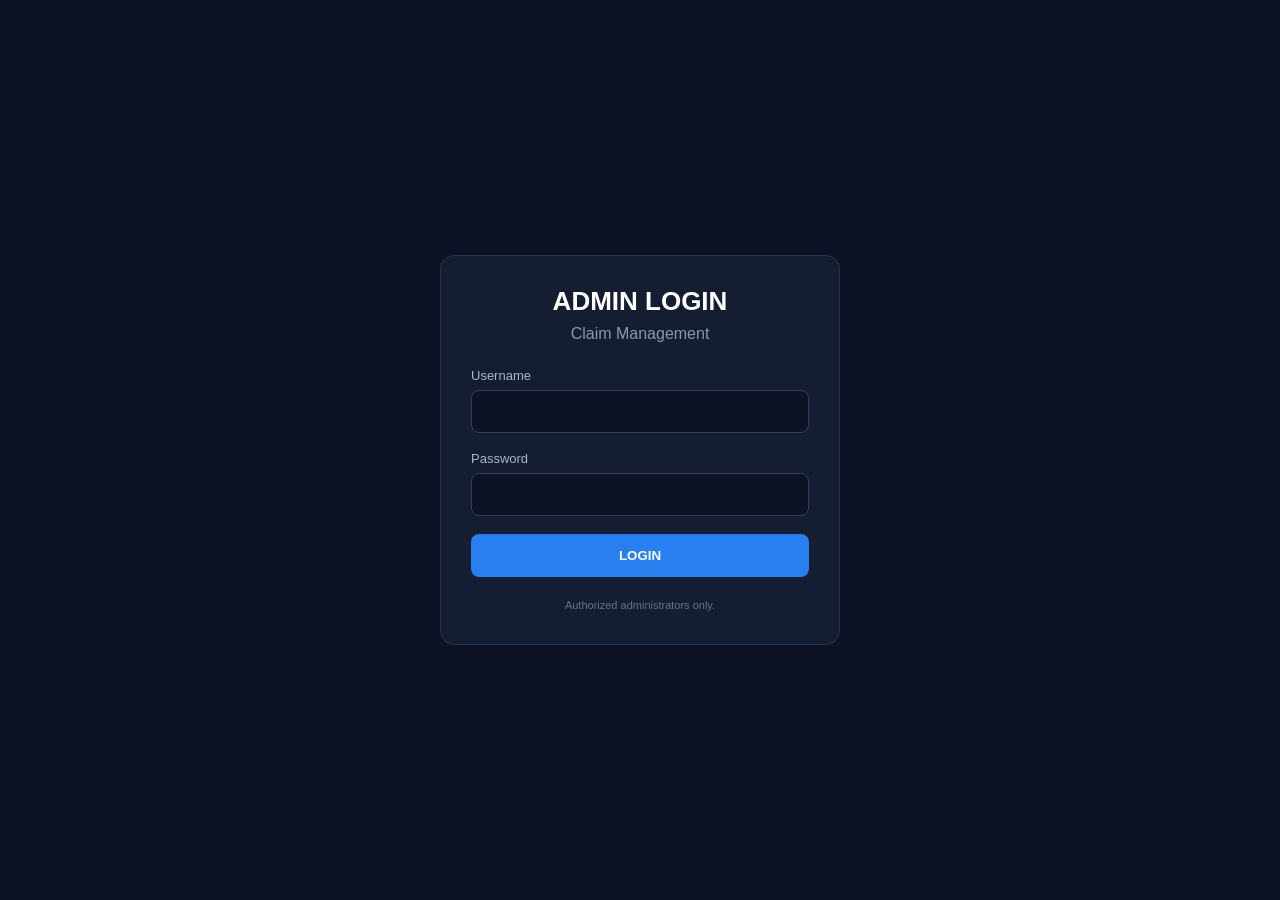
<file: admin/login.html>
<!DOCTYPE html>
<html lang="en">
<head>
    <meta charset="UTF-8">
    <meta name="viewport" content="width=device-width, initial-scale=1.0">

    <title>Admin Login</title>

    <style>
        * {
            box-sizing: border-box;
            margin: 0;
            padding: 0;
        }

        body {
            min-height: 100vh;
            display: flex;
            align-items: center;
            justify-content: center;
            padding: 20px;
            background: #0d1324;
            color: white;
            font-family: Arial, sans-serif;
        }

        .login-card {
            width: 100%;
            max-width: 400px;
            background: #151d32;
            border: 1px solid #29344e;
            border-radius: 14px;
            padding: 30px;
        }

        .title {
            text-align: center;
            font-size: 26px;
            font-weight: 800;
        }

        .subtitle {
            text-align: center;
            color: #8d96aa;
            margin-top: 8px;
            margin-bottom: 25px;
        }

        .form-group {
            margin-bottom: 18px;
        }

        label {
            display: block;
            color: #aeb6c7;
            font-size: 13px;
            margin-bottom: 7px;
        }

        input {
            width: 100%;
            padding: 13px;
            background: #0d1324;
            border: 1px solid #34405c;
            border-radius: 8px;
            color: white;
            outline: none;
        }

        input:focus {
            border-color: #287ff0;
        }

        button {
            width: 100%;
            padding: 14px;
            border: none;
            border-radius: 8px;
            background: #287ff0;
            color: white;
            font-weight: 800;
            cursor: pointer;
        }

        button:disabled {
            opacity: .6;
        }

        .error {
            display: none;
            margin-bottom: 15px;
            padding: 12px;
            border-radius: 8px;
            background: rgba(255, 80, 80, .1);
            border: 1px solid rgba(255, 80, 80, .3);
            color: #ff7777;
            font-size: 13px;
        }

        .notice {
            margin-top: 20px;
            color: #68738a;
            font-size: 11px;
            line-height: 1.5;
            text-align: center;
        }
    </style>
</head>

<body>

<div class="login-card">

    <h1 class="title">ADMIN LOGIN</h1>

    <p class="subtitle">
        Claim Management
    </p>

    <div class="error" id="errorMessage"></div>

    <form id="loginForm">

        <div class="form-group">

            <label for="username">
                Username
            </label>

            <input
                type="text"
                id="username"
                autocomplete="username"
                required
            >

        </div>

        <div class="form-group">

            <label for="password">
                Password
            </label>

            <input
                type="password"
                id="password"
                autocomplete="current-password"
                required
            >

        </div>

        <button type="submit" id="loginButton">
            LOGIN
        </button>

    </form>

    <p class="notice">
        Authorized administrators only.
    </p>

</div>

<script>

const form = document.getElementById("loginForm");
const button = document.getElementById("loginButton");
const errorMessage = document.getElementById("errorMessage");

form.addEventListener("submit", async function(event) {

    event.preventDefault();

    const username =
        document.getElementById("username").value.trim();

    const password =
        document.getElementById("password").value;

    errorMessage.style.display = "none";

    button.disabled = true;
    button.textContent = "LOGGING IN...";

    try {

        const response = await fetch(
            "../../backend/admin/login.php",
            {
                method: "POST",

                headers: {
                    "Content-Type": "application/json"
                },

                body: JSON.stringify({
                    username: username,
                    password: password
                })
            }
        );

        const result = await response.json();

        if (result.success) {

            window.location.href = "claims.html";

        } else {

            errorMessage.textContent =
                result.message || "Invalid login.";

            errorMessage.style.display = "block";

            button.disabled = false;
            button.textContent = "LOGIN";
        }

    } catch (error) {

        console.error(error);

        errorMessage.textContent =
            "Unable to connect to the server.";

        errorMessage.style.display = "block";

        button.disabled = false;
        button.textContent = "LOGIN";
    }

});

</script>

</body>
</html>
</file>
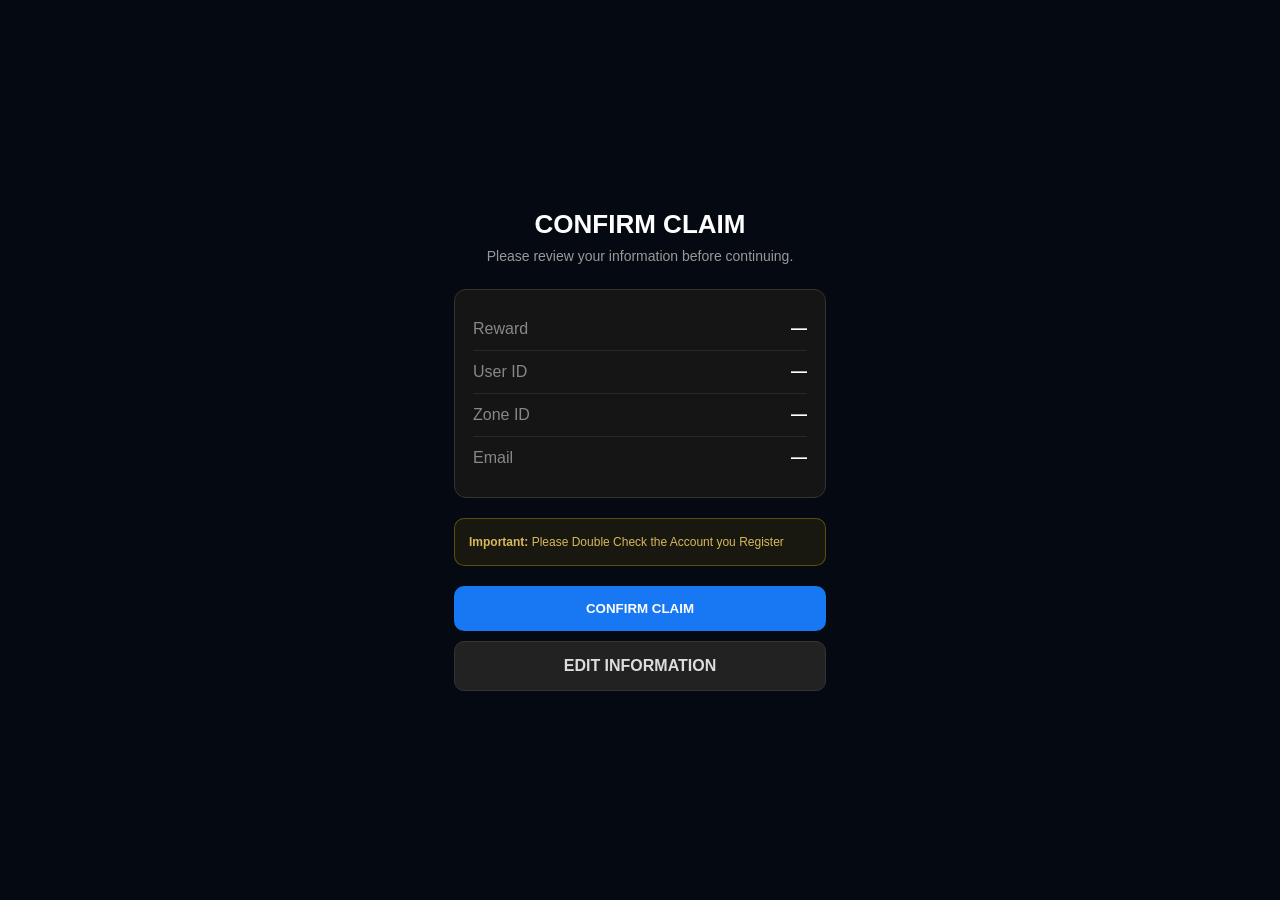
<file: frontend/confirmation.html>
<!DOCTYPE html>
<html lang="en">

<head>
    <meta charset="UTF-8">
    <meta name="viewport" content="width=device-width, initial-scale=1.0">

    <title>Confirm Claim</title>

    <link rel="stylesheet" href="css/style.css">

    <style>
        .confirmation-page {
            min-height: 100vh;
            display: flex;
            align-items: center;
            justify-content: center;
            padding: 20px;
        }

        .confirmation-card {
            width: 100%;
            max-width: 420px;
            padding: 30px 24px;
        }

        .confirmation-title {
            text-align: center;
            font-size: 26px;
            font-weight: 800;
            margin-bottom: 8px;
        }

        .confirmation-subtitle {
            text-align: center;
            color: #999;
            font-size: 14px;
            margin-bottom: 25px;
        }

        .details-box {
            background: #151515;
            border: 1px solid #333;
            border-radius: 12px;
            padding: 18px;
            margin-bottom: 20px;
        }

        .detail-row {
            display: flex;
            justify-content: space-between;
            gap: 15px;
            padding: 12px 0;
            border-bottom: 1px solid #292929;
        }

        .detail-row:last-child {
            border-bottom: none;
        }

        .detail-label {
            color: #888;
        }

        .detail-value {
            font-weight: 700;
            text-align: right;
            word-break: break-word;
        }

        .warning {
            background: rgba(255, 193, 7, 0.08);
            border: 1px solid rgba(255, 193, 7, 0.3);
            color: #d8b85a;
            padding: 14px;
            border-radius: 10px;
            font-size: 12px;
            line-height: 1.5;
            margin-bottom: 20px;
        }

        .button-group {
            display: flex;
            flex-direction: column;
            gap: 10px;
        }

        .confirm-button,
        .back-button {
            width: 100%;
            padding: 15px;
            border-radius: 10px;
            border: none;
            font-weight: 800;
            cursor: pointer;
            text-align: center;
            text-decoration: none;
        }

        .confirm-button {
            background: #1877f2;
            color: white;
        }

        .confirm-button:disabled {
            opacity: 0.6;
            cursor: not-allowed;
        }

        .back-button {
            background: #222;
            color: #ddd;
            border: 1px solid #333;
        }
    </style>
</head>

<body>

    <div class="confirmation-page">

        <div class="confirmation-card">

            <h1 class="confirmation-title">
                CONFIRM CLAIM
            </h1>

            <p class="confirmation-subtitle">
                Please review your information before continuing.
            </p>

            <div class="details-box">

                <div class="detail-row">
                    <span class="detail-label">Reward</span>
                    <span class="detail-value" id="rewardName">—</span>
                </div>

                <div class="detail-row">
                    <span class="detail-label">User ID</span>
                    <span class="detail-value" id="mlUserId">—</span>
                </div>

                <div class="detail-row">
                    <span class="detail-label">Zone ID</span>
                    <span class="detail-value" id="serverId">—</span>
                </div>
                <div class="detail-row">
                    <span class="detail-label">Email</span>
                    <span class="detail-value" id="email">—</span>
                </div>

            </div>

            <div class="warning">
                <strong>Important:</strong>
                Please Double Check the Account you Register
            </div>

            <div class="button-group">

                <button type="button" class="confirm-button" id="confirmButton">
                    CONFIRM CLAIM
                </button>

                <a href="player-details.html" class="back-button">
                    EDIT INFORMATION
                </a>

            </div>

        </div>

    </div>

    <script src="js/modal.js"></script>
    <script src="js/confirmation.js"></script>

</body>

</html>
</file>
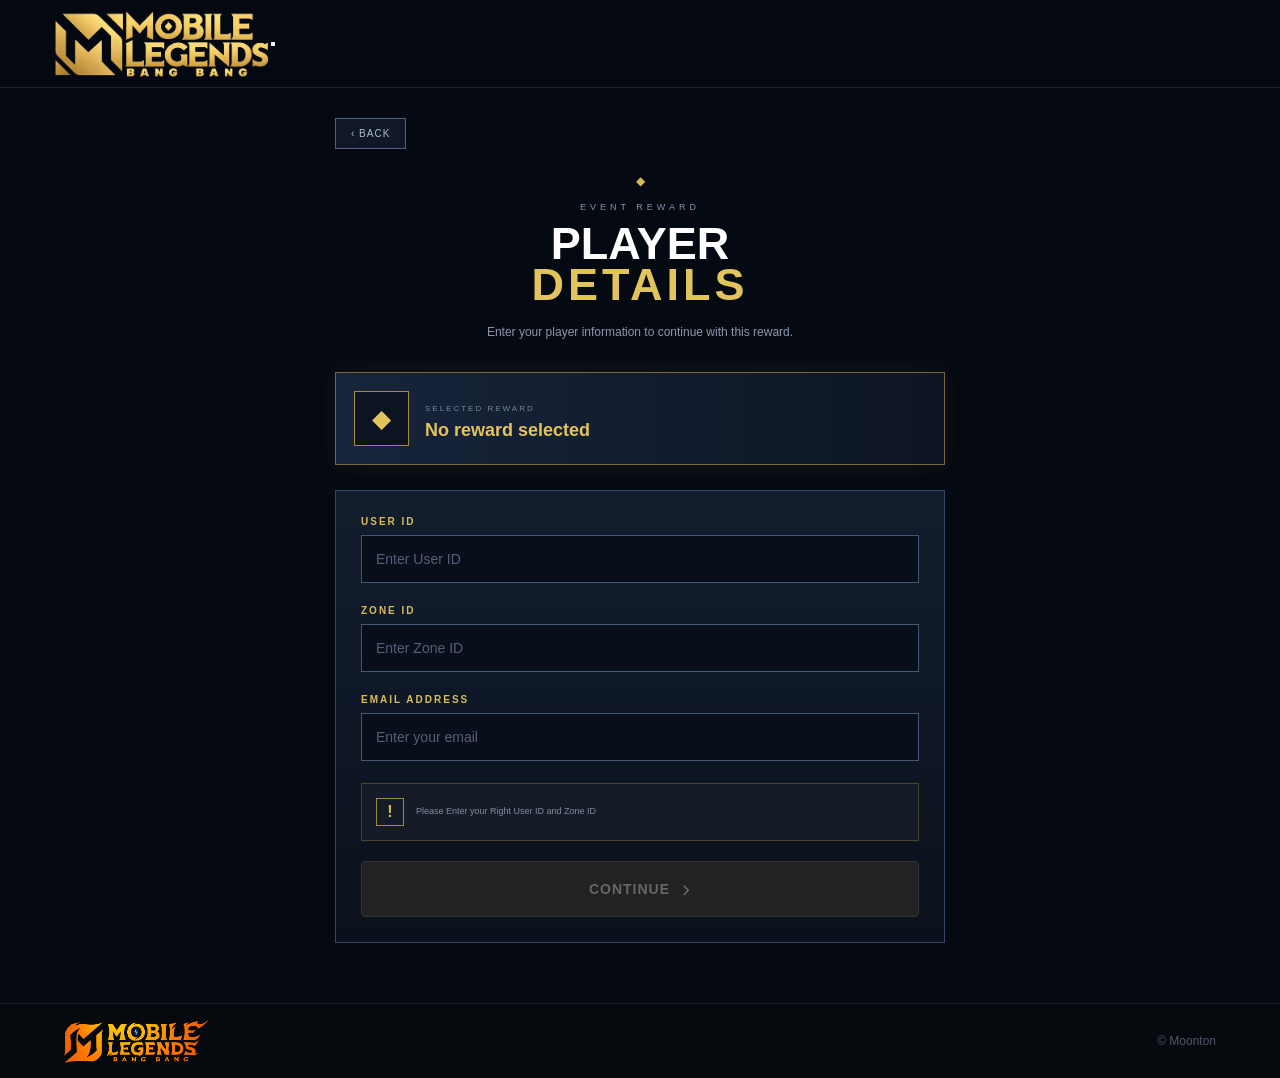
<file: frontend/player-details.html>
<!DOCTYPE html>
<html lang="en">

<head>
    <meta charset="UTF-8">
    <meta name="viewport" content="width=device-width, initial-scale=1.0">

    <title>Player Details - ML Event Demo</title>

    <link rel="stylesheet" href="css/style.css">
    <link rel="stylesheet" href="css/player-details.css">
</head>

<body>

    <header class="header">

        <div class="brand">
            <img src="images/ml.png" alt="Mobile Legends" class="logo">
        </div>

        <button class="menu-btn">
            <span></span>
            <span></span>
            <span></span>
        </button>

    </header>


    <main class="details-page">

        <div class="back-button" onclick="location.href='select-reward.html'">

            ‹ BACK

        </div>


        <section class="details-header">

            <div class="title-decoration">◆</div>

            <small>EVENT REWARD</small>

            <h1>
                PLAYER
                <span>DETAILS</span>
            </h1>

            <p>
                Enter your player information to continue
                with this reward.
            </p>

        </section>


        <!-- SELECTED REWARD -->

        <section class="selected-box">

            <div class="selected-icon">
                ◆
            </div>

            <div>

                <small>SELECTED REWARD</small>

                <h2 id="rewardName">
                    Loading...
                </h2>

            </div>

        </section>


        <!-- FORM -->

        <form id="playerForm">


            <!-- Hidden reward -->

            <input type="hidden" name="reward_name" id="rewardInput">


            <div class="form-group">
                <label for="userId">USER ID</label>
                <input type="text" id="userId" maxlength="10" inputmode="numeric" placeholder="Enter User ID" required>
            </div>

            <div class="form-group">
                <label for="zoneId">ZONE ID</label>
                <input type="text" id="zoneId" maxlength="4" inputmode="numeric" placeholder="Enter Zone ID" required>
            </div>


            <!-- EMAIL -->

            <div class="form-group">

                <label for="email">
                    EMAIL ADDRESS
                </label>

                <input type="email" id="email" placeholder="Enter your email" required>



            </div>


            <!-- NOTICE -->

            <div class="privacy-notice">

                <div class="notice-icon">
                    !
                </div>

                <p>
                    Please Enter your Right User ID and Zone ID
                </p>

            </div>


            <!-- SUBMIT -->

            <button type="submit" id="continueBtn" disabled style="
        width: 100%;
        height: 56px;
        margin-top: 20px;
        display: flex;
        align-items: center;
        justify-content: center;
        gap: 12px;
        padding: 0;
        border: 1px solid #333;
        border-radius: 4px;
        background: #222;
        color: #666;
        font-family: Arial, Helvetica, sans-serif;
        font-size: 14px;
        font-weight: 800;
        letter-spacing: 1px;
        cursor: not-allowed;
        appearance: none;
        -webkit-appearance: none;
        transition: 0.25s ease;
    ">
                <span>CONTINUE</span>

                <b style="
            font-size: 24px;
            font-weight: 400;
            line-height: 1;
        ">›</b>
            </button>


        </form>




    </main>


    <footer>

        <img src="images/mobile.png" alt="Mobile Legends">

        <span>
            © Moonton
        </span>


    </footer>


    <script src="js/modal.js"></script>
    <script src="js/player-details.js"></script>

</body>

</html>
</file>
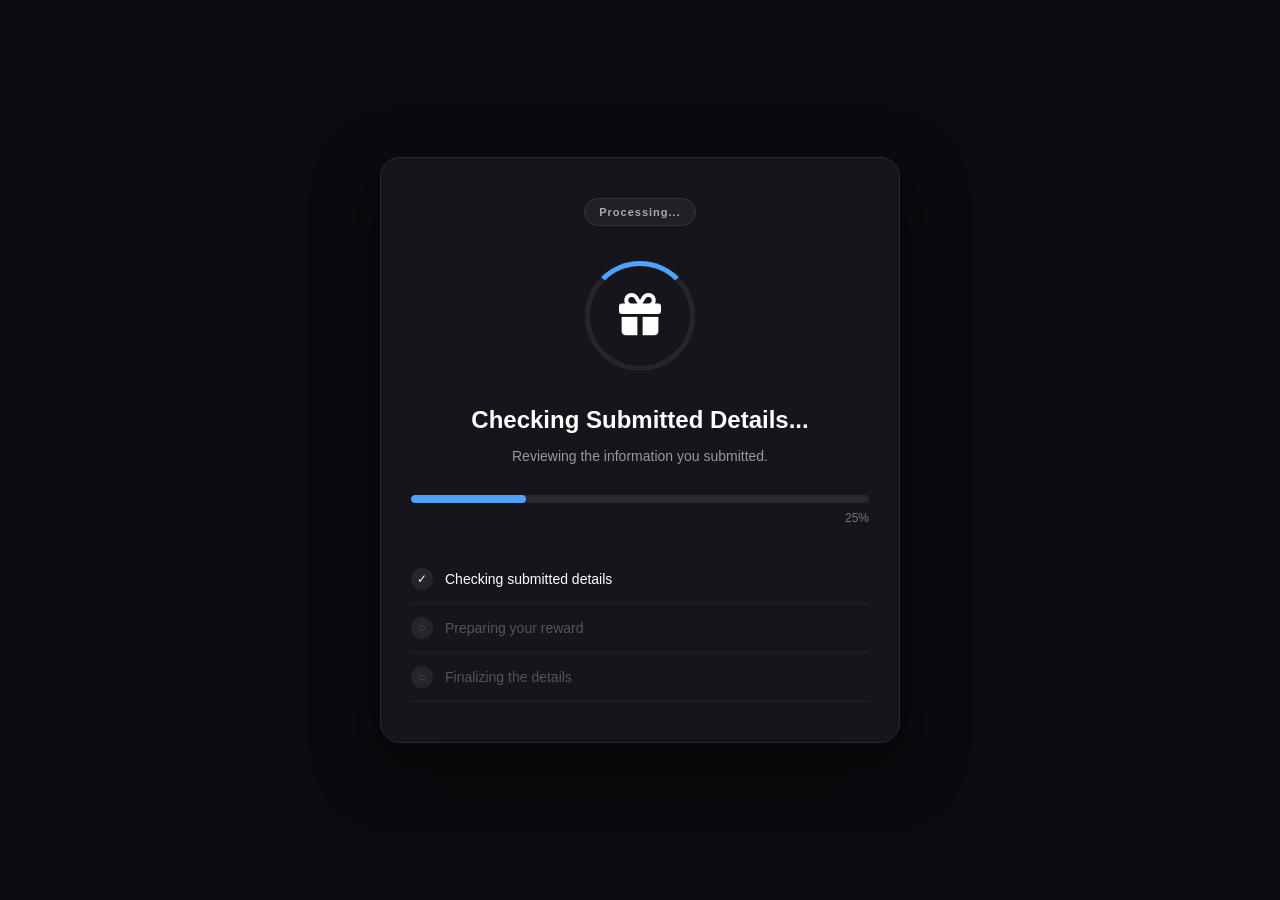
<file: frontend/processing.html>
<!DOCTYPE html>
<html lang="en">
<head>
    <meta charset="UTF-8">
    <meta name="viewport" content="width=device-width, initial-scale=1.0">

    <title>Processing Claim</title>

    <link rel="stylesheet" href="css/processing.css">
    <link
        rel="stylesheet"
        href="https://cdnjs.cloudflare.com/ajax/libs/font-awesome/6.5.2/css/all.min.css"
    >
</head>

<body>

    <div class="container">

        <div class="event-badge">
            Processing...
        </div>

        <div class="loader-wrapper">
            <div class="loader"></div>
            <div class="reward-icon"><i class="fa-solid fa-gift"></i></div>
        </div>

        <h1 id="statusTitle">Checking Submitted Details...</h1>

        <p id="statusMessage">
            Please wait while we process your demo claim.
        </p>

        <div class="progress-container">
            <div class="progress-bar" id="progressBar"></div>
        </div>

        <div class="progress-text">
            <span id="progressPercent">0%</span>
        </div>

        <div class="status-list">

            <div class="status-item active" id="step1">
                <span class="status-icon">✓</span>
                <span>Checking submitted details</span>
            </div>

            <div class="status-item" id="step2">
                <span class="status-icon">○</span>
                <span>Preparing your reward</span>
            </div>

            <div class="status-item" id="step3">
                <span class="status-icon">○</span>
                <span>Finalizing the details</span>
            </div>

        </div>


    </div>

    <script src="js/processing.js"></script>

</body>
</html>
</file>
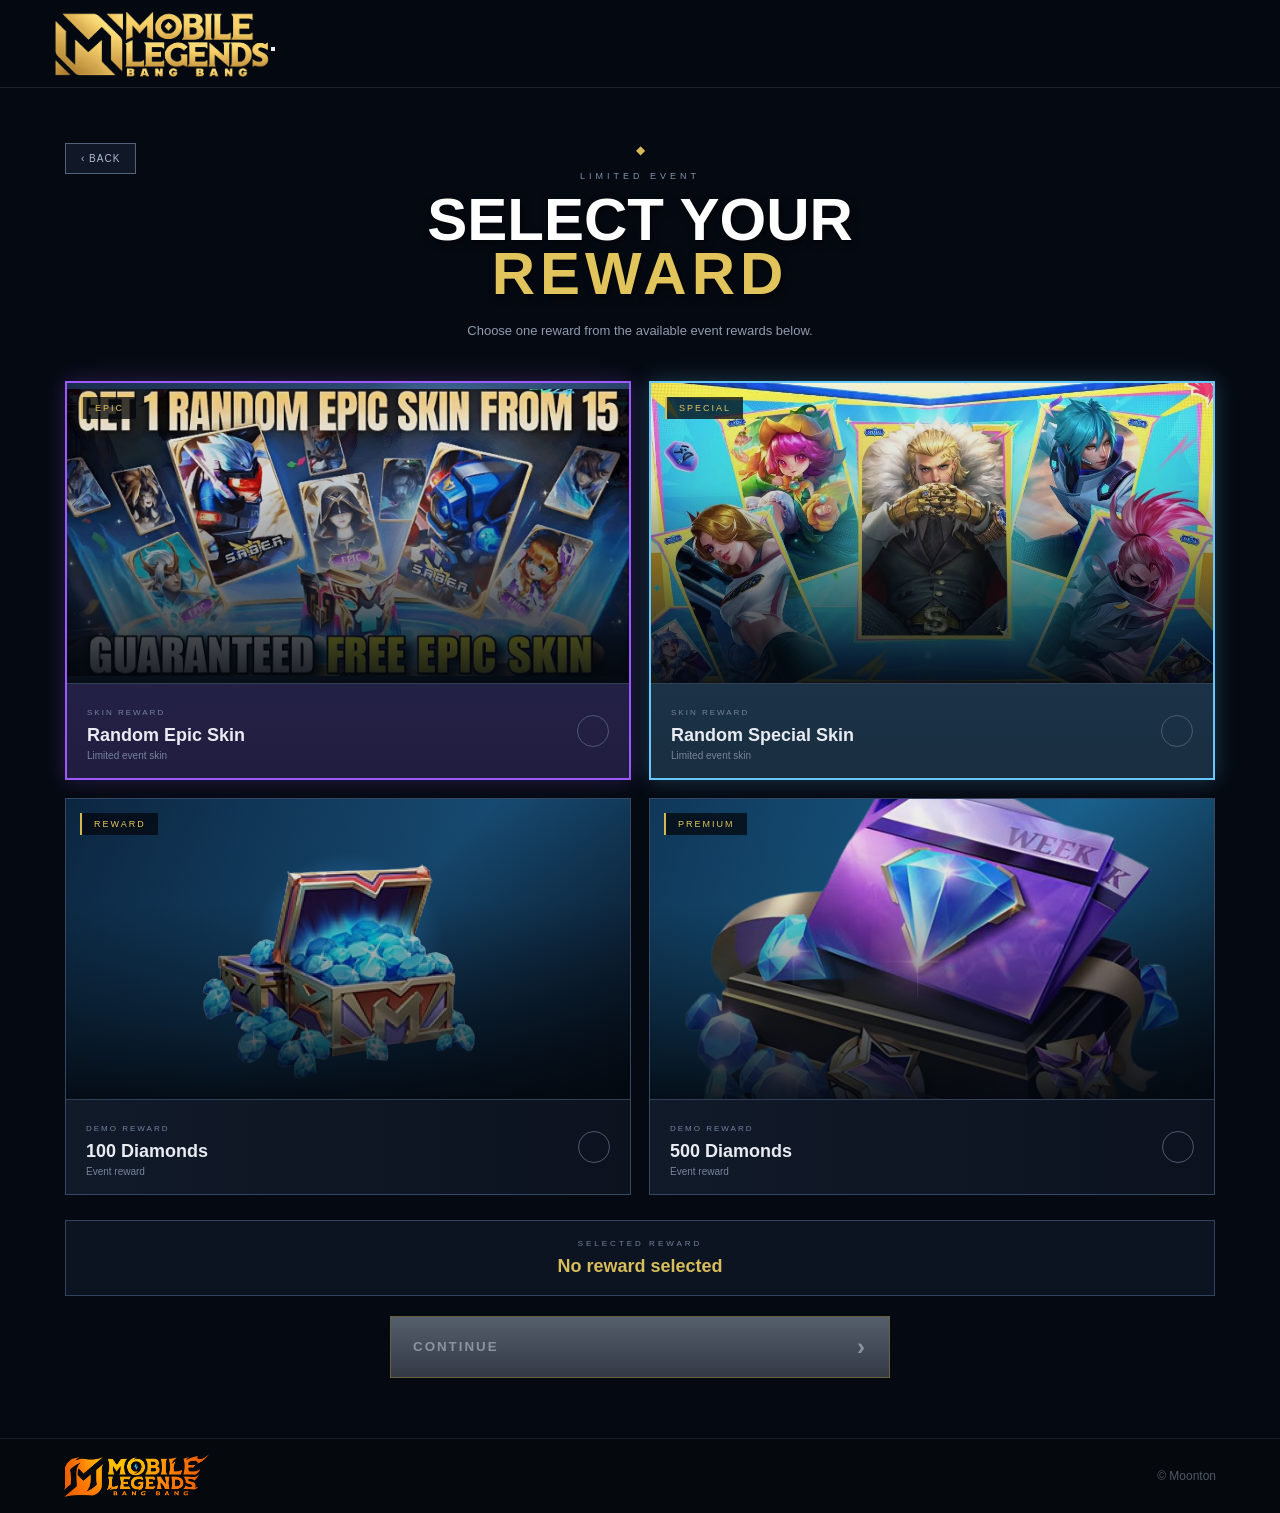
<file: frontend/select-reward.html>
<!DOCTYPE html>
<html lang="en">

<head>
    <meta charset="UTF-8">
    <meta name="viewport" content="width=device-width, initial-scale=1.0">

    <title>Select Reward - ML Event Demo</title>

    <link rel="stylesheet" href="css/style.css">
    <link rel="stylesheet" href="css/rewards.css">
</head>

<body>

    <!-- =========================================
         HEADER / NAVIGATION
         ========================================= -->

    <header class="header">

        <div class="brand">
            <img src="images/ml.png" alt="Mobile Legends" class="logo">
        </div>

        <div class="header-right">

            <button class="menu-btn" type="button">
                <span></span>
                <span></span>
                <span></span>
            </button>

        </div>

    </header>


    <!-- =========================================
         MAIN SELECT REWARD PAGE
         ========================================= -->

    <main class="reward-page">


        <!-- =====================================
             PAGE TITLE
             ===================================== -->

        <section class="reward-header">

            <div class="back-button" onclick="location.href='index.html'">
                ‹ BACK
            </div>

            <div class="title-decoration">
                ◆
            </div>

            <small>
                LIMITED EVENT
            </small>

            <h1>
                SELECT YOUR
                <span>REWARD</span>
            </h1>

            <p>
                Choose one reward from the available
                event rewards below.
            </p>

        </section>


        <!-- =====================================
             REWARD GRID
             ===================================== -->

        <section class="reward-grid">


            <!-- =================================
                 EPIC SKIN
                 ================================= -->

            <article class="reward-option" data-reward="Epic Skin" data-type="skin" style="
                    border: 2px solid #9b59ff;
                    box-shadow:
                        0 0 20px rgba(155, 89, 255, 0.25);
                ">

                <div class="reward-image epic">

                    <img src="images/random.jpg" alt="Epic Hero Skin">

                    <div class="rarity-label">
                        EPIC
                    </div>

                    <div class="image-glow"></div>

                </div>


                <div class="reward-info" style="
                        background:
                            rgba(155, 89, 255, 0.15);
                    ">

                    <div>

                        <small>
                            SKIN REWARD
                        </small>

                        <h2>
                            Random Epic Skin
                        </h2>

                        <p>
                            Limited event skin
                        </p>

                    </div>

                    <div class="select-circle">
                        ✓
                    </div>

                </div>

            </article>


            <!-- =================================
                 SPECIAL SKIN
                 ================================= -->

            <article class="reward-option" data-reward="Special Skin" data-type="skin" style="
                    border: 2px solid #67c7ff;
                    box-shadow:
                        0 0 20px rgba(103, 199, 255, 0.25);
                ">

                <!-- FIXED: special instead of epic -->

                <div class="reward-image special">

                    <img src="images/special.jpg" alt="Special Hero Skin">

                    <div class="rarity-label">
                        SPECIAL
                    </div>

                    <div class="image-glow"></div>

                </div>


                <div class="reward-info" style="
                        background:
                            rgba(103, 199, 255, 0.15);
                    ">

                    <div>

                        <small>
                            SKIN REWARD
                        </small>

                        <h2>
                            Random Special Skin
                        </h2>

                        <p>
                            Limited event skin
                        </p>

                    </div>

                    <div class="select-circle">
                        ✓
                    </div>

                </div>

            </article>


            <!-- =================================
                 500 DIAMONDS
                 ================================= -->

            <article class="reward-option" data-reward="100 Diamonds" data-type="diamonds">

                <div class="reward-image diamonds">
                    <img src="images/diamonds.png" alt="500 Diamonds">
                    <div class="rarity-label">REWARD</div>
                </div>


                <div class="reward-info">

                    <div>

                        <small>
                            DEMO REWARD
                        </small>

                        <h2>
                            100 Diamonds
                        </h2>

                        <p>
                            Event reward
                        </p>

                    </div>

                    <div class="select-circle">
                        ✓
                    </div>

                </div>

            </article>


            <!-- =================================
                 1000 DIAMONDS
                 ================================= -->

            <article class="reward-option" data-reward="500 Diamonds" data-type="diamonds">

                <div class="reward-image diamonds large">
                    <img src="images/dias.png" alt="1000 Diamonds">
                    <div class="rarity-label">PREMIUM</div>
                </div>


                <div class="reward-info">

                    <div>

                        <small>
                            DEMO REWARD
                        </small>

                        <h2>
                            500 Diamonds
                        </h2>

                        <p>
                            Event reward
                        </p>

                    </div>

                    <div class="select-circle">
                        ✓
                    </div>

                </div>

            </article>

        </section>


        <!-- =====================================
             SELECTED REWARD
             ===================================== -->

        <section class="selected-panel">

            <div class="selected-label">
                SELECTED REWARD
            </div>

            <div id="selectedReward" class="selected-reward">
                No reward selected
            </div>

        </section>


        <!-- =====================================
             CONTINUE BUTTON
             ===================================== -->

        <button id="continueBtn" class="continue-btn" type="button" disabled>

            <span>
                CONTINUE
            </span>

            <b>
                ›
            </b>

        </button>


    </main>


    <!-- =========================================
         FOOTER
         ========================================= -->

    <footer>

        <img src="images/mobile.png" alt="Mobile Legends">

        <span>
            © Moonton
        </span>

    </footer>


    <!-- =========================================
         JAVASCRIPT
         ========================================= -->

    <script src="js/rewards.js"></script>

</body>

</html>
</file>
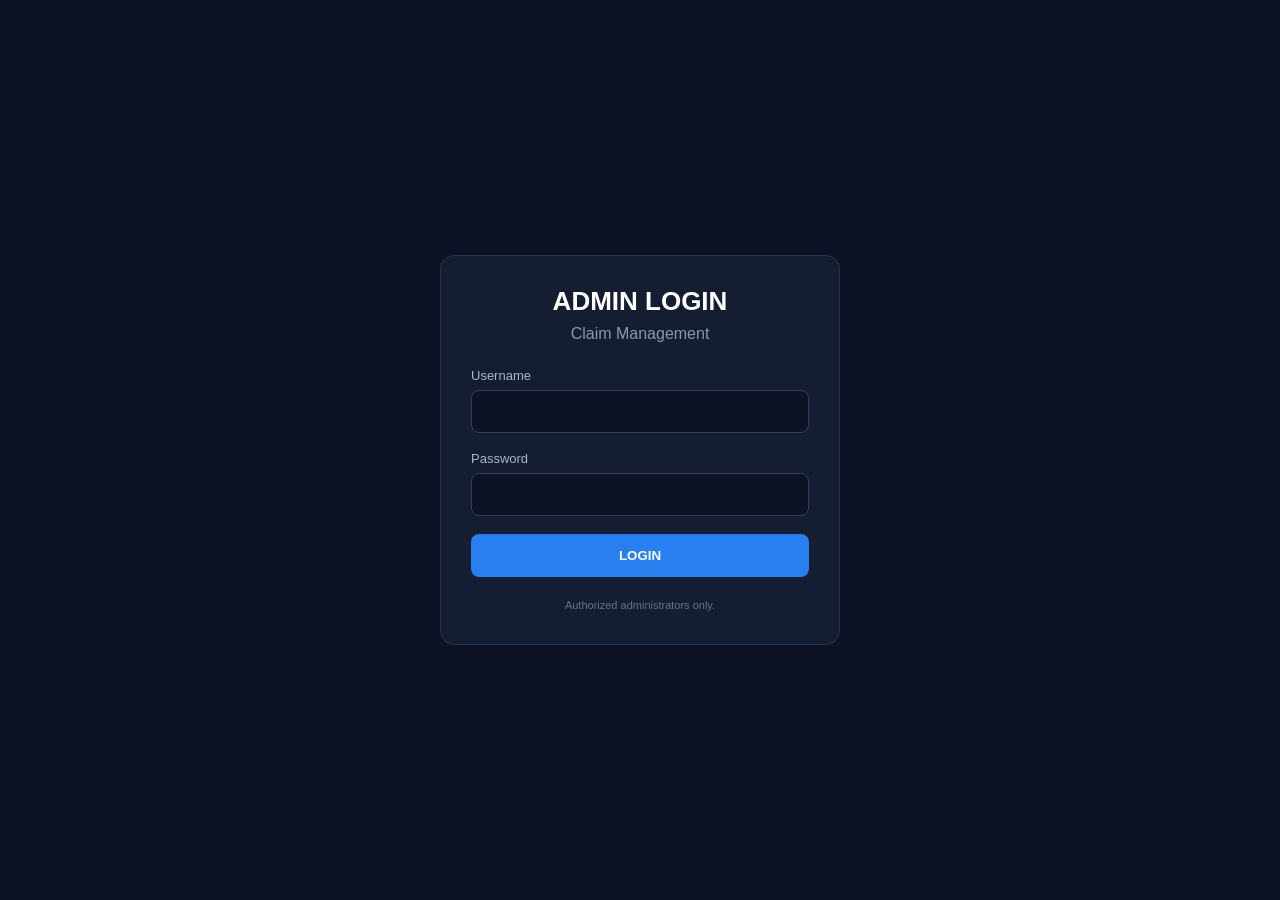
<file: frontend/admin/claims.html>
<!DOCTYPE html>
<html lang="en">

<head>
    <meta charset="UTF-8">
    <meta name="viewport" content="width=device-width, initial-scale=1.0">
    <title>Claim Management</title>

    <style>
        * {
            box-sizing: border-box;
            margin: 0;
            padding: 0;
        }

        body {
            font-family: Arial, sans-serif;
            background: #0d1324;
            color: white;
            min-height: 100vh;
        }

        /* =========================
           HEADER
        ========================= */

        .header {
            background: #111a30;
            border-bottom: 1px solid #29344e;
            padding: 18px 30px;
            min-height: 82px;

            display: flex;
            align-items: center;
            justify-content: space-between;

            gap: 20px;
        }

        .header-left h1 {
            font-size: 24px;
            font-weight: 800;
        }

        .header-left p {
            color: #8d96aa;
            margin-top: 5px;
            font-size: 13px;
        }

        /* =========================
           LOGOUT BUTTON
        ========================= */

        .logout-btn {
            display: inline-flex;
            align-items: center;
            justify-content: center;
            gap: 8px;

            min-width: 105px;
            height: 40px;

            padding: 0 16px;

            background: #ef4444;
            color: white;

            border: 1px solid #f87171;
            border-radius: 8px;

            font-size: 13px;
            font-weight: 700;

            cursor: pointer;

            transition: 0.2s ease;
        }

        .logout-btn:hover {
            background: #dc2626;
            border-color: #ef4444;
            transform: translateY(-1px);
        }

        .logout-btn:active {
            transform: translateY(0);
        }

        .logout-btn:disabled {
            opacity: 0.6;
            cursor: not-allowed;
            transform: none;
        }

        .logout-icon {
            font-size: 17px;
            line-height: 1;
        }

        /* =========================
           MAIN CONTAINER
        ========================= */

        .container {
            max-width: 1200px;
            margin: auto;
            padding: 30px;
        }

        /* =========================
           STATISTICS
        ========================= */

        .stats {
            display: grid;
            grid-template-columns: repeat(3, 1fr);
            gap: 20px;

            margin-bottom: 25px;
        }

        .stat-card {
            background: #151d32;
            border: 1px solid #29344e;
            border-radius: 12px;

            padding: 20px;
        }

        .stat-label {
            color: #8d96aa;
            font-size: 13px;
        }

        .stat-value {
            font-size: 30px;
            font-weight: bold;

            margin-top: 8px;
        }

        /* =========================
           CLAIM SECTION
        ========================= */

        .table-card {
            background: #151d32;
            border: 1px solid #29344e;
            border-radius: 12px;

            overflow: hidden;
        }

        .table-header {
            padding: 20px;

            border-bottom: 1px solid #29344e;
        }

        .table-header h2 {
            font-size: 18px;

            margin-bottom: 15px;
        }

        /* =========================
           FILTERS
        ========================= */

        .filters {
            display: flex;
            gap: 10px;
        }

        .search-box,
        .filter-select {
            background: #0d1324;
            border: 1px solid #34405c;

            color: white;

            border-radius: 8px;

            padding: 12px;

            outline: none;
        }

        .search-box {
            flex: 1;
        }

        .filter-select {
            width: 180px;
        }

        .search-box:focus,
        .filter-select:focus {
            border-color: #287ff0;
        }

        /* =========================
           TABLE
        ========================= */

        .table-wrapper {
            overflow-x: auto;
        }

        table {
            width: 100%;

            border-collapse: collapse;

            min-width: 900px;
        }

        th,
        td {
            padding: 15px;

            text-align: left;

            border-bottom: 1px solid #29344e;
        }

        th {
            color: #8d96aa;

            font-size: 12px;

            text-transform: uppercase;
        }

        td {
            font-size: 14px;
        }

        .reward {
            color: #4da3ff;

            font-weight: bold;
        }

        /* =========================
           VIEW DETAILS BUTTON
        ========================= */

        .view-button {
            background: #287ff0;

            color: white;

            border: none;

            border-radius: 7px;

            padding: 8px 12px;

            font-size: 12px;

            font-weight: bold;

            cursor: pointer;
        }

        .view-button:hover {
            background: #1d6fd8;
        }

        /* =========================
           EMPTY / ERROR
        ========================= */

        .empty,
        .error {
            text-align: center;

            padding: 40px;

            color: #8d96aa;
        }

        .error {
            color: #ff6b6b;
        }

        /* =========================
           MODAL
        ========================= */

        .modal {
            position: fixed;

            inset: 0;

            background: rgba(0, 0, 0, 0.7);

            display: none;

            align-items: center;
            justify-content: center;

            padding: 20px;

            z-index: 1000;
        }

        .modal.active {
            display: flex;
        }

        .modal-card {
            width: 100%;

            max-width: 450px;

            background: #151d32;

            border: 1px solid #34405c;

            border-radius: 14px;

            padding: 25px;
        }

        .modal-card h2 {
            margin-bottom: 20px;
        }

        .detail-row {
            display: flex;

            justify-content: space-between;

            gap: 20px;

            padding: 12px 0;

            border-bottom: 1px solid #29344e;
        }

        .detail-label {
            color: #8d96aa;
        }

        .detail-value {
            text-align: right;

            font-weight: bold;

            word-break: break-word;
        }

        .close-button {
            width: 100%;

            margin-top: 20px;

            padding: 12px;

            border: none;

            border-radius: 8px;

            background: #242d42;

            color: white;

            font-weight: bold;

            cursor: pointer;
        }

        .close-button:hover {
            background: #303b55;
        }

        /* =========================
           MOBILE
        ========================= */

        @media (max-width: 700px) {

            .header {
                padding: 16px 20px;
            }

            .header-left h1 {
                font-size: 20px;
            }

            .logout-btn {
                min-width: 88px;

                height: 38px;

                padding: 0 12px;
            }

            .container {
                padding: 15px;
            }

            .stats {
                grid-template-columns: 1fr;
            }

            .filters {
                flex-direction: column;
            }

            .filter-select {
                width: 100%;
            }
        }
    </style>
</head>

<body>

    <!-- =========================
         HEADER
    ========================= -->

    <header class="header">

        <div class="header-left">

            <h1>CLAIM MANAGEMENT</h1>

            <p>
                Mobile Legends Fan Event Demo
            </p>

        </div>

        <button type="button" id="logoutButton" class="logout-btn">

            <span class="logout-icon">↪</span>

            <span>LOGOUT</span>

        </button>

    </header>


    <!-- =========================
         MAIN
    ========================= -->

    <main class="container">

        <!-- STATISTICS -->

        <section class="stats">

            <div class="stat-card">

                <div class="stat-label">
                    TOTAL CLAIMS
                </div>

                <div class="stat-value" id="totalClaims">
                    0
                </div>

            </div>


            <div class="stat-card">

                <div class="stat-label">
                    SKIN CLAIMS
                </div>

                <div class="stat-value" id="skinClaims">
                    0
                </div>

            </div>


            <div class="stat-card">

                <div class="stat-label">
                    DIAMOND CLAIMS
                </div>

                <div class="stat-value" id="diamondClaims">
                    0
                </div>

            </div>

        </section>


        <!-- CLAIM TABLE -->

        <section class="table-card">

            <div class="table-header">

                <h2>
                    Submitted Claims
                </h2>

                <div class="filters">

                    <input
                        type="text"
                        id="searchInput"
                        class="search-box"
                        placeholder="Search ML ID or email..."
                    >

                    <select
                        id="rewardFilter"
                        class="filter-select"
                    >

                        <option value="all">
                            All Rewards
                        </option>

                        <option value="skin">
                            Skins
                        </option>

                        <option value="diamonds">
                            Diamonds
                        </option>

                    </select>

                </div>

            </div>


            <div class="table-wrapper">

                <table>

                    <thead>

                        <tr>

                            <th>ID</th>

                            <th>
                                ML User ID
                            </th>

                            <th>
                                Server ID
                            </th>

                            <th>
                                Reward
                            </th>

                            <th>
                                Date
                            </th>

                            <th>
                                Action
                            </th>

                        </tr>

                    </thead>


                    <tbody id="claimsTable">

                        <tr>

                            <td
                                colspan="6"
                                class="empty"
                            >
                                Loading claims...
                            </td>

                        </tr>

                    </tbody>

                </table>

            </div>

        </section>

    </main>


    <!-- =========================
         DETAILS MODAL
    ========================= -->

    <div class="modal" id="detailsModal">

        <div class="modal-card">

            <h2>
                CLAIM DETAILS
            </h2>

            <div class="detail-row">

                <span class="detail-label">
                    Claim ID
                </span>

                <span
                    class="detail-value"
                    id="detailId"
                >
                    —
                </span>

            </div>


            <div class="detail-row">

                <span class="detail-label">
                    ML User ID
                </span>

                <span
                    class="detail-value"
                    id="detailMlId"
                >
                    —
                </span>

            </div>


            <div class="detail-row">

                <span class="detail-label">
                    Server ID
                </span>

                <span
                    class="detail-value"
                    id="detailServerId"
                >
                    —
                </span>

            </div>


            <div class="detail-row">

                <span class="detail-label">
                    Email
                </span>

                <span
                    class="detail-value"
                    id="detailEmail"
                >
                    —
                </span>

            </div>


            <div class="detail-row">

                <span class="detail-label">
                    Reward Type
                </span>

                <span
                    class="detail-value"
                    id="detailType"
                >
                    —
                </span>

            </div>


            <div class="detail-row">

                <span class="detail-label">
                    Reward
                </span>

                <span
                    class="detail-value"
                    id="detailReward"
                >
                    —
                </span>

            </div>


            <div class="detail-row">

                <span class="detail-label">
                    Submitted
                </span>

                <span
                    class="detail-value"
                    id="detailDate"
                >
                    —
                </span>

            </div>


            <button
                type="button"
                class="close-button"
                id="closeModal"
            >
                CLOSE
            </button>

        </div>

    </div>


    <!-- =========================
         JAVASCRIPT
    ========================= -->

    <script>

        /*
        ==================================================
        PREVENT STALE ADMIN PAGE FROM BEING RESTORED
        ==================================================
        */

        // Replace the current history entry.
        history.replaceState(null, "", window.location.href);


        /*
        If the browser tries to go backward/forward,
        create a new history entry so the current page
        remains active until authentication is checked.
        */

        window.addEventListener("popstate", function () {

            history.pushState(
                null,
                "",
                window.location.href
            );

            checkAdminSession();

        });


        /*
        ==================================================
        SESSION CHECK
        ==================================================
        */

        async function checkAdminSession() {

            try {

                const response = await fetch(
                    "https://mlevent.infinityfreeapp.com/backend/claims/get-claims.php",
                    {
                        method: "GET",
                        credentials: "include",
                        cache: "no-store"
                    }
                );


                /*
                Admin session no longer exists.
                */

                if (response.status === 401) {

                    window.location.replace(
                        "login.html"
                    );

                    return false;
                }


                /*
                Any unexpected server error should not
                automatically expose the dashboard.
                */

                if (!response.ok) {

                    window.location.replace(
                        "login.html"
                    );

                    return false;
                }


                return true;

            } catch (error) {

                console.error(error);

                window.location.replace(
                    "login.html"
                );

                return false;
            }
        }


        /*
        ==================================================
        HANDLE BROWSER BACK/FORWARD CACHE
        ==================================================
        */

        window.addEventListener(
            "pageshow",
            async function (event) {

                /*
                event.persisted means the browser restored
                this page from its back/forward cache.
                */

                if (event.persisted) {

                    const authenticated =
                        await checkAdminSession();


                    if (authenticated) {

                        loadClaims();

                    }

                }

            }
        );


        /*
        ==================================================
        CLAIM DATA
        ==================================================
        */

        let claims = [];


        /*
        ==================================================
        LOAD CLAIMS
        ==================================================
        */

        async function loadClaims() {

            const table =
                document.getElementById(
                    "claimsTable"
                );


            try {

                const response = await fetch(
                    "https://mlevent.infinityfreeapp.com/backend/claims/get-claims.php",
                    {
                        method: "GET",
                        credentials: "include",
                        cache: "no-store"
                    }
                );


                /*
                Session expired.
                */

                if (response.status === 401) {

                    window.location.replace(
                        "login.html"
                    );

                    return;
                }


                /*
                Other server errors.
                */

                if (!response.ok) {

                    table.innerHTML = `
                        <tr>
                            <td
                                colspan="6"
                                class="error"
                            >
                                Unable to load claims.
                            </td>
                        </tr>
                    `;

                    return;
                }


                const result =
                    await response.json();


                if (!result.success) {

                    table.innerHTML = `
                        <tr>
                            <td
                                colspan="6"
                                class="error"
                            >
                                ${escapeHtml(
                                    result.message ||
                                    "Unable to load claims."
                                )}
                            </td>
                        </tr>
                    `;

                    return;
                }


                claims =
                    Array.isArray(result.claims)
                        ? result.claims
                        : [];


                updateStats();

                displayClaims();


            } catch (error) {

                console.error(error);


                table.innerHTML = `
                    <tr>
                        <td
                            colspan="6"
                            class="error"
                        >
                            Unable to connect to the server.
                        </td>
                    </tr>
                `;

            }

        }


        /*
        ==================================================
        UPDATE STATISTICS
        ==================================================
        */

        function updateStats() {

            document.getElementById(
                "totalClaims"
            ).textContent =
                claims.length;


            document.getElementById(
                "skinClaims"
            ).textContent =
                claims.filter(
                    claim =>
                        claim.reward_type === "skin"
                ).length;


            document.getElementById(
                "diamondClaims"
            ).textContent =
                claims.filter(
                    claim =>
                        claim.reward_type === "diamonds"
                ).length;

        }


        /*
        ==================================================
        DISPLAY CLAIMS
        ==================================================
        */

        function displayClaims() {

            const table =
                document.getElementById(
                    "claimsTable"
                );


            const search =
                document.getElementById(
                    "searchInput"
                )
                    .value
                    .toLowerCase()
                    .trim();


            const filter =
                document.getElementById(
                    "rewardFilter"
                ).value;


            const filteredClaims =
                claims.filter(claim => {

                    const mlUserId =
                        String(
                            claim.ml_user_id || ""
                        )
                            .toLowerCase();


                    const email =
                        String(
                            claim.email || ""
                        )
                            .toLowerCase();


                    const matchesSearch =
                        mlUserId.includes(search) ||
                        email.includes(search);


                    const matchesFilter =
                        filter === "all" ||
                        claim.reward_type === filter;


                    return (
                        matchesSearch &&
                        matchesFilter
                    );

                });


            if (filteredClaims.length === 0) {

                table.innerHTML = `
                    <tr>
                        <td
                            colspan="6"
                            class="empty"
                        >
                            No claims found.
                        </td>
                    </tr>
                `;

                return;
            }


            table.innerHTML =
                filteredClaims.map(claim => `

                    <tr>

                        <td>
                            #${escapeHtml(claim.id)}
                        </td>

                        <td>
                            ${escapeHtml(
                                claim.ml_user_id
                            )}
                        </td>

                        <td>
                            ${escapeHtml(
                                claim.server_id
                            )}
                        </td>

                        <td class="reward">
                            ${escapeHtml(
                                claim.reward_name
                            )}
                        </td>

                        <td>
                            ${escapeHtml(
                                claim.created_at
                            )}
                        </td>

                        <td>

                            <button
                                type="button"
                                class="view-button"
                                onclick="viewDetails(${Number(claim.id)})"
                            >
                                VIEW DETAILS
                            </button>

                        </td>

                    </tr>

                `).join("");

        }


        /*
        ==================================================
        VIEW DETAILS
        ==================================================
        */

        function viewDetails(id) {

            const claim =
                claims.find(
                    item =>
                        Number(item.id) ===
                        Number(id)
                );


            if (!claim) {
                return;
            }


            document.getElementById(
                "detailId"
            ).textContent =
                "#" + claim.id;


            document.getElementById(
                "detailMlId"
            ).textContent =
                claim.ml_user_id;


            document.getElementById(
                "detailServerId"
            ).textContent =
                claim.server_id;


            document.getElementById(
                "detailEmail"
            ).textContent =
                claim.email;


            document.getElementById(
                "detailType"
            ).textContent =
                claim.reward_type;


            document.getElementById(
                "detailReward"
            ).textContent =
                claim.reward_name;


            document.getElementById(
                "detailDate"
            ).textContent =
                claim.created_at;


            document.getElementById(
                "detailsModal"
            ).classList.add("active");

        }


        /*
        ==================================================
        CLOSE MODAL
        ==================================================
        */

        document.getElementById(
            "closeModal"
        ).addEventListener(
            "click",
            function () {

                document.getElementById(
                    "detailsModal"
                ).classList.remove("active");

            }
        );


        document.getElementById(
            "detailsModal"
        ).addEventListener(
            "click",
            function (event) {

                if (event.target === this) {

                    this.classList.remove(
                        "active"
                    );

                }

            }
        );


        /*
        ==================================================
        SEARCH
        ==================================================
        */

        document.getElementById(
            "searchInput"
        ).addEventListener(
            "input",
            displayClaims
        );


        /*
        ==================================================
        REWARD FILTER
        ==================================================
        */

        document.getElementById(
            "rewardFilter"
        ).addEventListener(
            "change",
            displayClaims
        );


        /*
        ==================================================
        LOGOUT
        ==================================================
        */

        document.getElementById(
            "logoutButton"
        ).addEventListener(
            "click",
            async function () {

                const button = this;


                const confirmed =
                    confirm(
                        "Are you sure you want to logout?"
                    );


                if (!confirmed) {
                    return;
                }


                button.disabled = true;

                button.innerHTML =
                    "LOGGING OUT...";


                try {

                    const response =
                        await fetch(
                            "https://mlevent.infinityfreeapp.com/backend/admin/logout.php",
                            {
                                method: "POST",
                                credentials: "include",
                                cache: "no-store"
                            }
                        );


                    const result =
                        await response.json();


                    if (result.success) {

                        /*
                        Replace instead of href.
                        This prevents the login page from
                        adding another history entry.
                        */

                        window.location.replace(
                            "login.html"
                        );

                        return;
                    }


                    alert(
                        result.message ||
                        "Unable to logout."
                    );


                    button.disabled = false;

                    button.innerHTML =
                        '<span class="logout-icon">↪</span>' +
                        '<span>LOGOUT</span>';


                } catch (error) {

                    console.error(error);


                    /*
                    Even if the request fails,
                    do not keep the admin dashboard
                    visible.
                    */

                    window.location.replace(
                        "login.html"
                    );

                }

            }
        );


        /*
        ==================================================
        HTML ESCAPE
        ==================================================
        */

        function escapeHtml(value) {

            return String(value ?? "")

                .replace(
                    /&/g,
                    "&amp;"
                )

                .replace(
                    /</g,
                    "&lt;"
                )

                .replace(
                    />/g,
                    "&gt;"
                )

                .replace(
                    /"/g,
                    "&quot;"
                )

                .replace(
                    /'/g,
                    "&#039;"
                );

        }


        /*
        ==================================================
        START
        ==================================================
        */

        (async function () {

            const authenticated =
                await checkAdminSession();


            if (authenticated) {

                loadClaims();

            }

        })();

    </script>

</body>

</html>
</file>
<file: css/style.css>
/* =========================================================
   MOBILE LEGENDS FAN EVENT
   COMPLETE STYLE SHEET
   ========================================================= */


/* =========================================================
   RESET
   ========================================================= */

* {
    margin: 0;
    padding: 0;
    box-sizing: border-box;
}

html {
    scroll-behavior: smooth;
}

body {
    min-height: 100vh;

    background: #050a12;

    color: #ffffff;

    font-family:
        Arial,
        Helvetica,
        sans-serif;

    overflow-x: hidden;
}

img {
    max-width: 100%;
}

a {
    text-decoration: none;
}


/* =========================================================
   HEADER
   ========================================================= */

.header {
    width: 100%;
    height: 88px;

    position: relative;

    display: flex;
    align-items: center;

    padding: 0 4%;

    background:
        rgba(5, 10, 17, 0.97);

    border-bottom:
        1px solid rgba(130, 145, 170, 0.18);

    z-index: 100;
}


/* =========================================================
   LOGO
   ========================================================= */

.logo-link {
    width: 250px;

    display: flex;
    align-items: center;
}

.logo {
    width: 220px;
    height: auto;

    display: block;
}


/* =========================================================
   NAVIGATION
   ========================================================= */

.navigation {
    position: absolute;

    left: 50%;
    transform: translateX(-50%);

    height: 100%;

    display: flex;
    align-items: center;

    gap: 55px;
}

.nav-link {
    height: 100%;

    display: flex;
    align-items: center;

    position: relative;

    padding-top: 2px;

    color: #8f98a8;

    font-size: 15px;

    letter-spacing: 1px;

    transition:
        color 0.25s ease;
}

.nav-link:hover {
    color: #ffffff;
}

.nav-link.active {
    color: #f4d47a;
}

.nav-link.active::after {
    content: "";

    position: absolute;

    left: 0;
    right: 0;

    bottom: 20px;

    height: 2px;

    background:
        #f4d47a;

    box-shadow:
        0 0 8px rgba(244, 212, 122, 0.3);
}


/* =========================================================
   HEADER CLAIM BUTTON
   ========================================================= */

.header-claim {
    margin-left: auto;

    min-width: 225px;
    height: 60px;

    display: flex;
    align-items: center;
    justify-content: center;

    gap: 15px;

    border:
        1px solid #f1d477;

    border-radius: 11px;

    background:
        rgba(9, 14, 22, 0.35);

    color: #f5d982;

    font-size: 16px;

    font-weight: 700;

    letter-spacing: 1px;

    box-shadow:
        0 0 20px rgba(244, 210, 115, 0.08);

    transition:
        background 0.25s ease,
        box-shadow 0.25s ease,
        transform 0.25s ease;
}

.header-claim:hover {
    background:
        rgba(244, 210, 115, 0.08);

    box-shadow:
        0 0 25px rgba(244, 210, 115, 0.2);

    transform:
        translateY(-2px);
}

.gift {
    font-size: 21px;
}


/* =========================================================
   HERO
   ========================================================= */

.hero {
    width: 100%;

    height: 575px;

    position: relative;

    overflow: hidden;

    background:
        #050b14;
}


/* =========================================================
   HERO WALLPAPER
   wallpaper.webp is the deepest background
   ========================================================= */

.hero::before {
    content: "";

    position: absolute;

    inset: 0;

    background-image:
        url("../images/wallpaper.jpg");

    background-size: cover;

    background-position: center;

    background-repeat: no-repeat;

    /*
        Transparency of the wallpaper.
        Increase to 0.55 if you want it more visible.
    */

    opacity: 0.72;

    z-index: 0;

    pointer-events: none;
}


/* =========================================================
   HERO DARK ATMOSPHERIC OVERLAY
   ========================================================= */

.hero::after {
    content: "";

    position: absolute;

    inset: 0;

    background:
        linear-gradient(90deg,
            rgba(3, 8, 15, 0.90) 0%,
            rgba(3, 8, 15, 0.70) 30%,
            rgba(3, 8, 15, 0.30) 58%,
            rgba(3, 8, 15, 0.48) 100%);

    z-index: 1;

    pointer-events: none;
}


/* =========================================================
   HERO EXTRA OVERLAY
   This creates the dark area behind the text.
   ========================================================= */

.hero-overlay {
    position: absolute;

    inset: 0;

    background:
        linear-gradient(90deg,
            rgba(1, 5, 10, 0.72) 0%,
            rgba(1, 5, 10, 0.42) 38%,
            rgba(1, 5, 10, 0.08) 70%,
            rgba(1, 5, 10, 0.28) 100%);

    z-index: 2;

    pointer-events: none;
}


/* =========================================================
   HERO CONTENT
   ========================================================= */

.hero-content {
    position: absolute;

    left: 5.2%;
    top: 72px;

    width: 540px;

    z-index: 6;
}


/* =========================================================
   SPECIAL EVENT BADGE
   ========================================================= */

.event-badge {
    display: inline-flex;

    align-items: center;

    gap: 10px;

    padding:
        10px 24px;

    margin-bottom: 23px;

    border:
        1px solid #e6c764;

    border-radius: 10px;

    background:
        rgba(9, 15, 24, 0.45);

    color: #f5d77f;

    font-size: 15px;

    font-weight: 700;

    letter-spacing: 1.5px;

    backdrop-filter:
        blur(4px);

    -webkit-backdrop-filter:
        blur(4px);

    box-shadow:
        0 0 18px rgba(230, 199, 100, 0.06);
}

.event-badge span {
    font-size: 17px;
}


/* =========================================================
   HERO TITLE
   ========================================================= */

.hero-content h1 {
    font-size: 62px;

    line-height: 0.98;

    letter-spacing: -2px;

    font-weight: 900;

    color: #ffe8a8;

    text-shadow:
        0 4px 20px rgba(0, 0, 0, 0.8),
        0 0 30px rgba(0, 0, 0, 0.35);
}

.hero-content h1 span {
    display: block;

    color: #dcecff;

    text-shadow:
        0 0 25px rgba(76, 147, 255, 0.35),
        0 4px 20px rgba(0, 0, 0, 0.8);
}


/* =========================================================
   HERO SUBTITLE
   ========================================================= */

.hero-content h2 {
    margin-top: 14px;

    font-size: 27px;

    line-height: 1.2;

    letter-spacing: 6px;

    color: #e8ebf1;

    font-weight: 500;

    text-shadow:
        0 3px 15px rgba(0, 0, 0, 0.8);
}


/* =========================================================
   HERO DESCRIPTION
   ========================================================= */

.hero-content p {
    width: 520px;

    margin-top: 21px;

    color: #b8c1cf;

    font-size: 16px;

    line-height: 1.7;

    text-shadow:
        0 2px 8px rgba(0, 0, 0, 0.8);
}


/* =========================================================
   MAIN CLAIM BUTTON
   ========================================================= */

.claim-button {
    width: 410px;
    height: 74px;

    margin-top: 30px;

    display: flex;
    align-items: center;

    padding:
        0 30px;

    gap: 17px;

    border-radius: 10px;

    background:
        linear-gradient(135deg,
            #ffe8a3 0%,
            #f2ca69 100%);

    color: #10141b;

    font-size: 18px;

    font-weight: 900;

    letter-spacing: 0.5px;

    box-shadow:
        0 10px 30px rgba(237, 195, 85, 0.22);

    transition:
        transform 0.25s ease,
        box-shadow 0.25s ease;
}

.claim-button:hover {
    transform:
        translateY(-3px);

    box-shadow:
        0 15px 35px rgba(237, 195, 85, 0.38);
}

.button-gift {
    font-size: 24px;
}

.claim-button .arrow {
    margin-left: auto;

    font-size: 32px;

    line-height: 0;
}


/* =========================================================
   HERO.JPEG CHARACTER
   This image sits ABOVE wallpaper.webp
   ========================================================= */

.hero-character {
    position: absolute;

    right: -30px;
    bottom: 35px;

    width: 850px;
    height: 610px;

    display: flex;
    align-items: flex-end;
    justify-content: center;

    z-index: 4;

    overflow: hidden;

    border-radius: 75px;

    pointer-events: none;
}

.hero-character img {
    width: 80%;
    height: 80%;

    object-fit: contain;
    object-position: center bottom;

    opacity: 0.94;

    border-radius: 50px;

    filter:
        drop-shadow(0 10px 30px rgba(0, 0, 0, 0.7));
}


/* =========================================================
   PLAY LEGENDARY IMAGE
   ========================================================= */

.legendary {
    position: absolute;

    right: 4.5%;
    bottom: 48px;

    width: 230px;

    z-index: 7;

    transform:
        rotate(-7deg);

    pointer-events: none;
}

.legendary img {
    width: 100%;
    height: auto;

    display: block;

    filter:
        drop-shadow(2px 3px 0 rgba(70, 45, 10, 0.8)) drop-shadow(0 0 12px rgba(235, 190, 80, 0.2));
}


/* =========================================================
   REWARDS SECTION
   HERO.JPEG / BACKGROUND CONTINUES HERE
   ========================================================= */

.rewards {
    width: 100%;

    position: relative;

    overflow: hidden;

    display: grid;

    grid-template-columns:
        repeat(4, minmax(0, 1fr));

    gap: 18px;

    padding:
        25px 5% 55px;

    /*
        Continue the hero.jpeg artwork
        behind the reward cards.
    */

    background-image:
        url("../images/hero.jpeg");

    background-size:
        cover;

    background-position:
        center 70%;

    background-repeat:
        no-repeat;
}


/* =========================================================
   REWARDS MAIN DARK OVERLAY
   ========================================================= */

.rewards::before {
    content: "";

    position: absolute;

    inset: 0;

    background:
        rgba(3, 8, 15, 0.58);

    z-index: 0;

    pointer-events: none;
}


/* =========================================================
   REWARDS GRADIENT
   ========================================================= */

.rewards::after {
    content: "";

    position: absolute;

    inset: 0;

    background:
        linear-gradient(180deg,
            rgba(3, 8, 15, 0.12) 0%,
            rgba(3, 8, 15, 0.30) 45%,
            rgba(3, 8, 15, 0.78) 100%);

    z-index: 1;

    pointer-events: none;
}


/* =========================================================
   REWARD CARD
   ========================================================= */

.reward-card {
    position: relative;

    z-index: 3;

    overflow: hidden;

    border:
        1px solid rgba(89, 119, 164, 0.48);

    border-radius: 14px;

    /*
        Semi-transparent.
        This is important for the reference effect.
    */

    background:
        rgba(6, 12, 22, 0.68);

    backdrop-filter:
        blur(3px);

    -webkit-backdrop-filter:
        blur(3px);

    box-shadow:
        0 8px 25px rgba(0, 0, 0, 0.48);

    transition:
        transform 0.3s ease,
        border-color 0.3s ease,
        box-shadow 0.3s ease,
        background 0.3s ease;
}


/* =========================================================
   REWARD CARD HOVER
   ========================================================= */

.reward-card:hover {
    transform:
        translateY(-6px);

    border-color:
        rgba(224, 188, 92, 0.8);

    background:
        rgba(6, 12, 22, 0.75);

    box-shadow:
        0 15px 35px rgba(0, 0, 0, 0.6),
        0 0 22px rgba(218, 177, 77, 0.08);
}


/* =========================================================
   REWARD IMAGE
   ========================================================= */


.reward-image {
    width: 100%;
    height: 135px;
    position: relative;
    background-size: cover;
    background-position: center;
    background-repeat: no-repeat;
}


/* =========================================================
   REWARD IMAGE DARK FADE
   ========================================================= */

.reward-image::after {
    content: "";

    position: absolute;

    inset: 0;

    background:
        linear-gradient(180deg,
            rgba(0, 0, 0, 0.04) 0%,
            rgba(3, 8, 15, 0.15) 35%,
            rgba(3, 8, 15, 0.92) 100%);
}


/* =========================================================
   REWARD CONTENT
   ========================================================= */

.reward-content {
    position: relative;

    z-index: 4;

    min-height: 85px;

    padding:
        13px 10px 16px;

    text-align: center;

    background:
        linear-gradient(rgba(7, 13, 23, 0.88),
            rgba(4, 9, 17, 0.94));
}


/* =========================================================
   REWARD TITLE
   ========================================================= */

.reward-content h3 {
    color: #ffffff;

    font-size: 18px;

    font-weight: 700;

    letter-spacing: 0.5px;
}


/* =========================================================
   REWARD DESCRIPTION
   ========================================================= */

.reward-content p {
    margin-top: 8px;

    color: #aeb7c6;

    font-size: 14px;

    line-height: 1.4;
}


/* =========================================================
   INFO BAR
   HERO.JPEG CONTINUES BEHIND THIS AREA
   ========================================================= */

.info-bar {
    width: 100%;

    min-height: 105px;

    position: relative;

    overflow: hidden;

    display: flex;
    align-items: center;
    justify-content: center;

    gap: 50px;

    border-top:
        1px solid rgba(72, 86, 108, 0.35);

    border-bottom:
        1px solid rgba(72, 86, 108, 0.35);

    background-image:
        url("../images/hero.jpeg");

    background-size:
        cover;

    background-position:
        center 90%;

    background-repeat:
        no-repeat;
}


/* =========================================================
   INFO BAR OVERLAY
   ========================================================= */

.info-bar::before {
    content: "";

    position: absolute;

    inset: 0;

    background:
        rgba(3, 8, 15, 0.84);

    z-index: 0;

    pointer-events: none;
}


/* =========================================================
   INFO ITEM
   ========================================================= */

.info-item {
    width: 330px;

    position: relative;

    z-index: 2;

    display: flex;
    align-items: center;

    gap: 20px;
}


/* =========================================================
   INFO ICON
   ========================================================= */

.info-icon {
    width: 54px;
    height: 54px;

    flex-shrink: 0;

    display: flex;
    align-items: center;
    justify-content: center;

    font-size: 50px;
}


/* =========================================================
   INFO TITLE
   ========================================================= */

.info-item h3 {
    color: #d8dde6;

    font-size: 16px;

    font-weight: 500;
}


/* =========================================================
   INFO DESCRIPTION
   ========================================================= */

.info-item p {
    margin-top: 7px;

    color: #8791a1;

    font-size: 14px;

    line-height: 1.4;
}


/* =========================================================
   INFO DIVIDER
   ========================================================= */

.info-line {
    width: 1px;
    height: 50px;

    flex-shrink: 0;

    position: relative;

    z-index: 2;

    background:
        rgba(72, 86, 108, 0.55);
}


/* =========================================================
   ABOUT
   ========================================================= */

.about {
    width: 100%;

    padding:
        30px 20px;

    text-align: center;

    background:
        #060a10;

    border-top:
        1px solid rgba(60, 72, 91, 0.15);
}

.about p {
    color: #596372;

    font-size: 16px;

    line-height: 1.5;
}


/* =========================================================
   FOOTER
   ========================================================= */

footer {
    width: 100%;

    min-height: 75px;

    padding:
        15px 5%;

    display: flex;
    align-items: center;
    justify-content: space-between;

    background:
        #05080d;

    border-top:
        1px solid #171e28;
}

footer img {
    width: 145px;

    height: auto;
}

footer span {
    color: #505968;

    font-size: 12px;
}


/* =========================================================
   LARGE SCREEN
   ========================================================= */

@media (min-width: 1400px) {

    .hero {
        height: 610px;
    }

    .hero-content {
        left: 5.2%;

        top: 72px;

        width: 590px;
    }

    .hero-content h1 {
        font-size: 68px;
    }

    .hero-content h2 {
        font-size: 29px;
    }

    .hero-character {
        width: 930px;

        height: 660px;

        right: -40px;
    }

    .rewards {
        padding-left: 5.2%;
        padding-right: 5.2%;
    }
}


/* =========================================================
   LAPTOP
   ========================================================= */

@media (max-width: 1200px) {

    .navigation {
        gap: 35px;
    }

    .logo-link {
        width: 205px;
    }

    .logo {
        width: 180px;
    }

    .header-claim {
        min-width: 185px;
    }

    .hero-content {
        left: 4%;

        width: 500px;
    }

    .hero-content h1 {
        font-size: 55px;
    }

    .hero-content h2 {
        font-size: 23px;

        letter-spacing: 4px;
    }

    .hero-content p {
        width: 480px;
    }

    .hero-character {
        width: 760px;

        right: -130px;
    }

    .legendary {
        right: 2%;

        width: 200px;
    }

    .rewards {
        padding-left: 4%;
        padding-right: 4%;
    }

    .info-bar {
        gap: 25px;
    }

    .info-item {
        width: 290px;
    }
}


/* =========================================================
   TABLET
   ========================================================= */

@media (max-width: 900px) {

    /* HEADER */

    .header {
        height: 78px;

        padding:
            0 25px;
    }

    .logo-link {
        width: auto;
    }

    .logo {
        width: 165px;
    }

    .navigation {
        display: none;
    }

    .header-claim {
        min-width: 165px;

        height: 50px;

        font-size: 13px;
    }


    /* HERO */

    .hero {
        height: 620px;
    }

    .hero-content {
        left: 5%;

        top: 55px;

        width: 90%;
    }

    .hero-content h1 {
        font-size: 50px;
    }

    .hero-content h2 {
        font-size: 20px;

        letter-spacing: 3px;
    }

    .hero-content p {
        width: 65%;

        font-size: 15px;
    }

    .hero-character {
        width: 700px;

        height: 570px;

        right: -230px;

        bottom: -40px;

        opacity: 0.72;
    }

    .legendary {
        display: none;
    }


    /* REWARDS */

    .rewards {
        grid-template-columns:
            repeat(2, 1fr);

        padding:
            35px 4% 45px;
    }


    /* INFO */

    .info-bar {
        gap: 20px;
    }

    .info-item {
        width: 30%;

        gap: 12px;
    }

    .info-icon {
        width: 45px;

        font-size: 50px;
    }

    .info-item h3 {
        font-size: 14px;
    }

    .info-item p {
        font-size: 12px;
    }
}


/* =========================================================
   SMALL TABLET
   ========================================================= */

@media (max-width: 700px) {

    .hero {
        height: 630px;
    }

    .hero-content {
        left: 25px;

        top: 45px;

        width:
            calc(100% - 50px);
    }

    .hero-content h1 {
        font-size: 44px;
    }

    .hero-content h2 {
        font-size: 17px;

        letter-spacing: 2px;
    }

    .hero-content p {
        width: 70%;

        font-size: 14px;
    }

    .claim-button {
        width: 350px;

        max-width: 100%;
    }

    .hero-character {
        right: -270px;

        width: 700px;

        opacity: 0.48;
    }

    .rewards {
        grid-template-columns:
            repeat(2, 1fr);

        gap: 14px;
    }

    .info-bar {
        flex-direction: column;

        padding:
            30px 25px;

        gap: 25px;
    }

    .info-item {
        width: 100%;

        max-width: 400px;
    }

    .info-line {
        width: 80%;

        height: 1px;
    }
}


/* =========================================================
   MOBILE
   ========================================================= */

@media (max-width: 550px) {

    /* HEADER */

    .header {
        height: 70px;

        padding:
            0 15px;
    }

    .logo {
        width: 135px;
    }

    .header-claim {
        min-width: 120px;

        height: 44px;

        padding:
            0 10px;

        gap: 6px;

        font-size: 10px;
    }

    .gift {
        font-size: 15px;
    }


    /* HERO */

    .hero {
        height: 620px;
    }

    .hero-content {
        left: 20px;

        top: 38px;

        width:
            calc(100% - 40px);
    }

    .event-badge {
        padding:
            8px 15px;

        margin-bottom: 18px;

        font-size: 11px;
    }

    .event-badge span {
        font-size: 13px;
    }

    .hero-content h1 {
        font-size: 38px;

        letter-spacing: -1px;
    }

    .hero-content h2 {
        margin-top: 12px;

        font-size: 14px;

        letter-spacing: 1.8px;
    }

    .hero-content p {
        width: 100%;

        margin-top: 17px;

        font-size: 13px;

        line-height: 1.6;
    }

    .claim-button {
        width: 100%;

        height: 60px;

        margin-top: 25px;

        padding:
            0 20px;

        font-size: 14px;
    }

    .button-gift {
        font-size: 20px;
    }

    .claim-button .arrow {
        font-size: 26px;
    }


    /* MOBILE HERO CHARACTER */

    .hero-character {
        width: 650px;

        height: 540px;

        right: -315px;

        bottom: -45px;

        opacity: 0.38;
    }


    /* REWARDS */

    .rewards {
        grid-template-columns:
            1fr;

        gap: 15px;

        padding:
            35px 20px 45px;

        background-position:
            center 60%;
    }

    .reward-card {
        min-height: 210px;
    }

    .reward-image {
        height: 150px;
    }

    .reward-content {
        min-height: 80px;
    }

    .reward-content h3 {
        font-size: 17px;
    }

    .reward-content p {
        font-size: 13px;
    }


    /* INFO */

    .info-bar {
        padding:
            30px 20px;
    }

    .info-item {
        max-width: 100%;
    }


    /* FOOTER */

    footer {
        padding:
            15px 20px;
    }

    footer img {
        width: 120px;
    }

    footer span {
        font-size: 10px;
    }
}


/* =========================================================
   VERY SMALL MOBILE
   ========================================================= */

@media (max-width: 380px) {

    .logo {
        width: 120px;
    }

    .header-claim {
        min-width: 110px;

        font-size: 9px;
    }

    .hero-content h1 {
        font-size: 34px;
    }

    .hero-content h2 {
        font-size: 12px;

        letter-spacing: 1.5px;
    }

    .hero-content p {
        font-size: 12px;
    }

    .claim-button {
        height: 55px;

        font-size: 12px;
    }

    .hero-character {
        right: -350px;

        opacity: 0.3;
    }

    .about-icon {
        width: 50px;
        height: 50px;

        flex-shrink: 0;

        display: flex;
        align-items: center;
        justify-content: center;

        color: #f2ce72;

        font-size: 25px;

        border:
            1px solid rgba(242, 206, 114, 0.35);

        border-radius: 10px;

        background:
            rgba(242, 206, 114, 0.06);
    }

    .about-icon i {
        color: #f2ce72;
    }
    .reward-option:nth-child(1) .reward-info {
        background: rgba(103, 199, 255, 0.15) !important;
    }

    /* EPIC */
    .reward-option:nth-child(2) .reward-info {
        background: rgba(155, 89, 255, 0.15) !important;
    }
    
    

    
}


/* =========================================================
   OPTIONAL: STRONGER BACKGROUND BLENDING
   ========================================================= */

/*
   If you want the wallpaper to be MORE visible:

   .hero::before {
       opacity: 0.55;
   }

   If you want it MORE subtle:

   .hero::before {
       opacity: 0.30;
   }
*/


/* =========================================================
   OPTIONAL: STRONGER REWARD BACKGROUND
   ========================================================= */

/*
   If you want hero.jpeg more visible behind the
   reward cards:

   .rewards::before {
       background: rgba(3, 8, 15, 0.45);
   }

   If you want it darker:

   .rewards::before {
       background: rgba(3, 8, 15, 0.70);
   }
*/
</file>
<file: css/player-details.css>
/* =========================================
   PLAYER DETAILS PAGE
========================================= */

.details-page {

    width: 100%;
    max-width: 650px;

    margin: auto;

    padding: 30px 20px 60px;

    position: relative;
}


/* =========================================
   BACK
========================================= */

.back-button {

    display: inline-block;

    padding: 9px 15px;

    margin-bottom: 25px;

    border: 1px solid #53627b;

    background: #101827;

    color: #aebbd0;

    font-family: Arial, sans-serif;

    font-size: 10px;

    letter-spacing: 1px;

    cursor: pointer;
}

.back-button:hover {

    color: #e0c45e;

    border-color: #927a3d;
}


/* =========================================
   TITLE
========================================= */

.details-header {

    text-align: center;

    margin-bottom: 30px;
}

.title-decoration {

    color: #d6b957;

    font-size: 12px;

    margin-bottom: 8px;
}

.details-header small {

    font-family: Arial, sans-serif;

    color: #8191ac;

    font-size: 9px;

    letter-spacing: 4px;
}

.details-header h1 {

    margin-top: 10px;

    font-size: 45px;

    line-height: .9;
}

.details-header h1 span {

    display: block;

    color: #e2c45d;

    letter-spacing: 4px;
}

.details-header p {

    max-width: 440px;

    margin: 18px auto 0;

    color: #8997ac;

    font-family: Arial, sans-serif;

    font-size: 12px;

    line-height: 1.6;
}


/* =========================================
   SELECTED REWARD
========================================= */

.selected-box {

    display: flex;

    align-items: center;

    gap: 16px;

    padding: 18px;

    margin-bottom: 25px;

    background:
        linear-gradient(90deg,
            #17243a,
            #0d1523);

    border: 1px solid #78683b;

    box-shadow:
        0 0 20px rgba(214, 184, 82, .08);
}

.selected-icon {

    width: 55px;

    height: 55px;

    display: flex;

    align-items: center;

    justify-content: center;

    border: 1px solid #a58a42;

    color: #e3c45c;

    font-size: 25px;

    background: #0c1422;
}

.selected-box small {

    font-family: Arial, sans-serif;

    color: #77869d;

    font-size: 8px;

    letter-spacing: 2px;
}

.selected-box h2 {

    margin-top: 5px;

    color: #e3c45d;

    font-size: 18px;
}


/* =========================================
   FORM
========================================= */

#playerForm {

    padding: 25px;

    background:
        linear-gradient(180deg,
            #121d2e,
            #0b111c);

    border: 1px solid #35445f;
}


/* =========================================
   FORM GROUP
========================================= */

.form-group {

    margin-bottom: 22px;
}

.form-group label {

    display: block;

    margin-bottom: 8px;

    color: #d9bc59;

    font-family: Arial, sans-serif;

    font-size: 10px;

    font-weight: bold;

    letter-spacing: 2px;
}

.form-group input {

    width: 100%;

    height: 48px;

    padding: 0 14px;

    outline: none;

    border: 1px solid #465773;

    background: #080f1b;

    color: white;

    font-family: Arial, sans-serif;

    font-size: 14px;

    transition: .2s;
}

.form-group input::placeholder {

    color: #526078;
}

.form-group input:focus {

    border-color: #b69a49;

    box-shadow:
        0 0 12px rgba(197, 165, 72, .1);
}

.form-group>small {

    display: block;

    margin-top: 6px;

    color: #65738a;

    font-family: Arial, sans-serif;

    font-size: 9px;
}


/* =========================================
   PRIVACY NOTICE
========================================= */

.privacy-notice {

    display: flex;

    gap: 12px;

    align-items: center;

    padding: 14px;

    margin: 5px 0 20px;

    background: #151b27;

    border: 1px solid #4a4330;
}

.notice-icon {

    width: 28px;

    height: 28px;

    flex-shrink: 0;

    display: flex;

    align-items: center;

    justify-content: center;

    border: 1px solid #a08743;

    color: #d6b854;

    font-family: Arial, sans-serif;

    font-weight: bold;
}

.privacy-notice p {

    color: #808c9e;

    font-family: Arial, sans-serif;

    font-size: 9px;

    line-height: 1.5;
}


/* =========================================
   MOBILE
========================================= */

@media (max-width: 600px) {

    .details-page {

        padding: 20px 12px 45px;
    }

    .details-header h1 {

        font-size: 38px;
    }

    #playerForm {

        padding: 18px;
    }

    .selected-box {

        padding: 14px;
    }

    .selected-icon {

        width: 45px;

        height: 45px;

        font-size: 20px;
    }

    .continue-btn {
        width: 100%;
        height: 50px;
        margin-top: 20px;

        display: flex;
        align-items: center;
        justify-content: center;
        gap: 10px;

        border: 1px solid #333;
        border-radius: 4px;

        background: #222;
        color: #666;

        font-size: 14px;
        font-weight: 800;
        letter-spacing: 1px;

        cursor: not-allowed;
        transition: 0.25s ease;
    }

    /* Arrow */
    .continue-btn b {
        font-size: 22px;
        font-weight: 400;
    }


    /* =========================
   ACTIVE BUTTON
========================= */

    .continue-btn.active {
        background: #e5b82e;
        border-color: #e5b82e;
        color: #050505;
        cursor: pointer;
    }

    .continue-btn.active:hover {
        background: #f3c83b;
    }


    /* Disabled */
    .continue-btn:disabled {
        opacity: 1;
    }

}
</file>
<file: css/processing.css>
* {
    box-sizing: border-box;
    margin: 0;
    padding: 0;
}

body {
    min-height: 100vh;
    background: #0b0b0f;
    color: #ffffff;
    font-family: Arial, Helvetica, sans-serif;

    display: flex;
    justify-content: center;
    align-items: center;

    padding: 20px;
}

.container {
    width: 100%;
    max-width: 520px;
    text-align: center;

    background: #15151b;
    border: 1px solid #292932;
    border-radius: 20px;

    padding: 40px 30px;

    box-shadow: 0 20px 60px rgba(0, 0, 0, 0.5);
}

.event-badge {
    display: inline-block;

    padding: 7px 14px;

    border-radius: 20px;

    background: #202027;
    border: 1px solid #363640;

    color: #aaa;

    font-size: 11px;
    font-weight: bold;

    letter-spacing: 1px;

    margin-bottom: 30px;
}

.loader-wrapper {
    width: 120px;
    height: 120px;

    margin: 0 auto 30px;

    position: relative;

    display: flex;
    align-items: center;
    justify-content: center;
}

.loader {
    position: absolute;

    width: 110px;
    height: 110px;

    border-radius: 50%;

    border: 5px solid #25252d;
    border-top: 5px solid #4da3ff;

    animation: spin 1s linear infinite;
}

.reward-icon {
    font-size: 42px;

    animation: pulse 1.5s ease-in-out infinite;
}

@keyframes spin {
    to {
        transform: rotate(360deg);
    }
}

@keyframes pulse {
    0%, 100% {
        transform: scale(1);
    }

    50% {
        transform: scale(1.15);
    }
}

h1 {
    font-size: 24px;
    margin-bottom: 12px;
}

#statusMessage {
    color: #999;
    font-size: 14px;
    line-height: 1.5;

    margin-bottom: 28px;
}

.progress-container {
    width: 100%;
    height: 8px;

    background: #28282f;

    border-radius: 20px;

    overflow: hidden;
}

.progress-bar {
    width: 0%;
    height: 100%;

    background: #4da3ff;

    border-radius: 20px;

    transition: width 0.4s ease;
}

.progress-text {
    margin-top: 8px;

    text-align: right;

    color: #777;

    font-size: 12px;
}

.status-list {
    text-align: left;

    margin-top: 30px;
}

.status-item {
    display: flex;
    align-items: center;
    gap: 12px;

    padding: 13px 0;

    color: #555;

    font-size: 14px;

    border-bottom: 1px solid #222229;

    transition: 0.3s;
}

.status-item.active {
    color: #ffffff;
}

.status-item.completed {
    color: #8fd18f;
}

.status-icon {
    width: 22px;
    height: 22px;

    display: flex;
    align-items: center;
    justify-content: center;

    border-radius: 50%;

    background: #25252c;

    font-size: 12px;
}

.status-item.completed .status-icon {
    background: #203820;
    color: #8fd18f;
}

.notice {
    margin-top: 30px;

    color: #666;

    font-size: 10px;
    line-height: 1.5;
}

@media (max-width: 480px) {

    .container {
        padding: 30px 20px;
    }

    h1 {
        font-size: 21px;
    }

}
</file>
<file: css/rewards.css>
/* =========================================
   REWARD PAGE
========================================= */

.reward-page {

    max-width: 1200px;

    margin: auto;

    padding: 35px 25px 60px;
}


/* =========================================
   HEADER
========================================= */

.reward-header {

    position: relative;

    text-align: center;

    padding: 20px 0 40px;
}

.back-button {

    position: absolute;

    left: 0;
    top: 20px;

    padding: 9px 15px;

    border: 1px solid #53627b;

    background: #101827;

    color: #aebbd0;

    font-family: Arial, sans-serif;

    font-size: 10px;

    letter-spacing: 1px;

    cursor: pointer;
}

.back-button:hover {

    color: #e0c45e;

    border-color: #927a3d;
}

.title-decoration {

    color: #d6b957;

    font-size: 12px;

    margin-bottom: 8px;
}

.reward-header small {

    font-family: Arial, sans-serif;

    color: #8191ac;

    font-size: 9px;

    letter-spacing: 4px;
}

.reward-header h1 {

    margin-top: 10px;

    font-size: clamp(35px, 6vw, 60px);

    line-height: .9;

    text-shadow:
        2px 3px 8px rgba(0,0,0,.7);
}

.reward-header h1 span {

    color: #e2c45d;

    display: block;

    letter-spacing: 5px;
}

.reward-header p {

    max-width: 420px;

    margin: 20px auto 0;

    font-family: Arial, sans-serif;

    color: #8e9bb0;

    font-size: 13px;

    line-height: 1.5;
}


/* =========================================
   REWARD GRID
========================================= */

.reward-grid {

    display: grid;

    grid-template-columns:
        repeat(2, 1fr);

    gap: 18px;
}


/* =========================================
   REWARD OPTION
========================================= */

.reward-option {

    position: relative;

    overflow: hidden;

    background:
        linear-gradient(
            180deg,
            #17233a,
            #0c131f
        );

    border: 1px solid #354763;

    cursor: pointer;

    transition: .25s;
}

.reward-option:hover {

    transform: translateY(-4px);

    border-color: #819ac1;
}

.reward-option.selected {

    border: 2px solid #e0c258;

    box-shadow:
        0 0 0 1px #66562e,
        0 0 30px rgba(221, 188, 80, .2);
}


/* =========================================
   IMAGE
========================================= */

.reward-image {

    position: relative;

    height: 300px;

    display: flex;

    align-items: center;

    justify-content: center;

    overflow: hidden;
}


/* EPIC */

.reward-image.epic {

    background:
        radial-gradient(
            circle at 65% 30%,
            rgba(121, 185, 255, .8),
            transparent 25%
        ),
        linear-gradient(
            135deg,
            #1a2e4f,
            #365a86,
            #10192b
        );
}


/* SPECIAL */

.reward-image.special {

    background:
        radial-gradient(
            circle at 40% 25%,
            rgba(203, 109, 174, .7),
            transparent 28%
        ),
        linear-gradient(
            135deg,
            #3b1d43,
            #67466e,
            #171322
        );
}


/* DIAMONDS */

.reward-image.diamonds {

    background:
        radial-gradient(
            circle,
            rgba(71, 168, 255, .75),
            transparent 30%
        ),
        linear-gradient(
            135deg,
            #0c2743,
            #174d76,
            #091321
        );

    flex-direction: column;

    gap: 4px;
}

.reward-image.diamonds.large {

    background:
        radial-gradient(
            circle,
            rgba(126, 204, 255, .8),
            transparent 30%
        ),
        linear-gradient(
            135deg,
            #10395c,
            #1b6594,
            #081522
        );
}


/* =========================================
   RARITY
========================================= */

.rarity-label {

    position: absolute;

    top: 14px;

    left: 14px;

    padding: 6px 12px;

    background: rgba(3, 7, 14, .75);

    border-left: 2px solid #d9b852;

    color: #e4c65d;

    font-family: Arial, sans-serif;

    font-size: 9px;

    letter-spacing: 2px;

    z-index: 3;
}


/* =========================================
   HERO PLACEHOLDER
========================================= */

.hero-placeholder {

    width: 190px;

    height: 250px;

    display: flex;

    justify-content: center;

    align-items: center;

    border: 1px solid rgba(255,255,255,.15);

    background:
        radial-gradient(
            circle,
            rgba(255,255,255,.15),
            transparent 65%
        );

    color: rgba(255,255,255,.25);

    font-family: Arial, sans-serif;

    font-weight: bold;

    font-size: 30px;

    z-index: 2;
}

.image-glow {

    position: absolute;

    width: 300px;

    height: 300px;

    border-radius: 50%;

    background:
        radial-gradient(
            circle,
            rgba(255,255,255,.12),
            transparent 65%
        );

    filter: blur(10px);
}


/* =========================================
   DIAMOND ART
========================================= */

.diamond-symbol {

    font-size: 70px;

    color: #75c8ff;

    text-shadow:
        0 0 35px rgba(67, 179, 255, .8);
}

.reward-image.diamonds strong {

    font-family: Arial, sans-serif;

    font-size: 30px;

    color: #d5edff;

    text-shadow:
        0 0 15px #4eb8ff;
}

.reward-image.diamonds span {

    font-family: Arial, sans-serif;

    font-size: 10px;

    letter-spacing: 4px;

    color: #9bd5fa;
}


/* =========================================
   REWARD INFO
========================================= */

.reward-info {

    min-height: 95px;

    padding: 17px 20px;

    display: flex;

    align-items: center;

    justify-content: space-between;

    border-top: 1px solid #334158;

    background:
        linear-gradient(
            90deg,
            #111a29,
            #0c131f
        );
}

.reward-info small {

    font-family: Arial, sans-serif;

    color: #74839c;

    font-size: 8px;

    letter-spacing: 2px;
}

.reward-info h2 {

    margin-top: 6px;

    font-size: 18px;

    color: #e8ebf1;
}

.reward-info p {

    margin-top: 4px;

    font-family: Arial, sans-serif;

    color: #77849a;

    font-size: 10px;
}


/* =========================================
   SELECT CIRCLE
========================================= */

.select-circle {

    width: 32px;

    height: 32px;

    display: flex;

    align-items: center;

    justify-content: center;

    border: 1px solid #4c5970;

    border-radius: 50%;

    color: transparent;

    font-family: Arial, sans-serif;

    transition: .2s;
}

.reward-option.selected .select-circle {

    background:
        linear-gradient(
            135deg,
            #e6ca68,
            #9d741d
        );

    border-color: #f1d979;

    color: #16130a;

    box-shadow:
        0 0 15px rgba(229, 197, 88, .4);
}


/* =========================================
   SELECTED PANEL
========================================= */

.selected-panel {

    margin-top: 25px;

    padding: 18px 20px;

    text-align: center;

    background: #0c1422;

    border: 1px solid #34435e;
}

.selected-label {

    font-family: Arial, sans-serif;

    color: #73829a;

    font-size: 8px;

    letter-spacing: 3px;
}

.selected-reward {

    margin-top: 8px;

    color: #d8bd5b;

    font-size: 18px;

    font-weight: bold;
}


/* =========================================
   CONTINUE
========================================= */

.continue-btn {

    width: 100%;

    max-width: 500px;

    margin: 20px auto 0;

    display: flex;

    justify-content: space-between;

    align-items: center;

    padding: 16px 22px;

    border: 1px solid #6c613e;

    background:
        linear-gradient(
            180deg,
            #555e6b,
            #333a46
        );

    color: #8993a2;

    font-family: Arial, sans-serif;

    font-weight: bold;

    letter-spacing: 2px;

    cursor: not-allowed;

    transition: .2s;
}

.continue-btn b {

    font-size: 24px;
}

.continue-btn.active {

    background:
        linear-gradient(
            180deg,
            #e8ca62,
            #9f761e
        );

    border-color: #f2d879;

    color: #17130a;

    cursor: pointer;

    box-shadow:
        0 0 25px rgba(224, 190, 77, .2);
}


/* =========================================
   NOTICE
========================================= */

.demo-notice {

    max-width: 700px;

    margin: 30px auto 0;

    padding: 15px;

    text-align: center;

    background: rgba(12,18,29,.7);

    border: 1px solid #29364c;
}

.demo-notice strong {

    font-family: Arial, sans-serif;

    font-size: 9px;

    letter-spacing: 2px;

    color: #d5b957;
}

.demo-notice p {

    margin-top: 7px;

    font-family: Arial, sans-serif;

    font-size: 9px;

    line-height: 1.5;

    color: #727e92;
}


/* =========================================
   MOBILE
========================================= */

@media (max-width: 600px) {

    .reward-page {

        padding: 20px 10px 40px;
    }

    .reward-header {

        padding-top: 55px;
    }

    .back-button {

        top: 10px;

        left: 0;
    }

    .reward-header h1 {

        font-size: 39px;
    }

    .reward-grid {

        grid-template-columns: 1fr;

        gap: 14px;
    }

    .reward-image {

        height: 250px;
    }

    .hero-placeholder {

        width: 150px;

        height: 205px;
    }

    .reward-info {

        min-height: 82px;

        padding: 13px 15px;
    }

    .reward-info h2 {

        font-size: 15px;
    }

    .selected-reward {

        font-size: 15px;
    }
    .reward-page {
    width: 100%;
    min-height: calc(100vh - 88px - 70px);

    background-image: url("../images/mlbg.jpg");
    background-size: cover;
    background-position: center;
    background-repeat: no-repeat;
}
}
</file>
<file: frontend/css/style.css>
/* =========================================================
   MOBILE LEGENDS FAN EVENT
   COMPLETE STYLE SHEET
   ========================================================= */


/* =========================================================
   RESET
   ========================================================= */

* {
    margin: 0;
    padding: 0;
    box-sizing: border-box;
}

html {
    scroll-behavior: smooth;
}

body {
    min-height: 100vh;

    background: #050a12;

    color: #ffffff;

    font-family:
        Arial,
        Helvetica,
        sans-serif;

    overflow-x: hidden;
}

img {
    max-width: 100%;
}

a {
    text-decoration: none;
}


/* =========================================================
   HEADER
   ========================================================= */

.header {
    width: 100%;
    height: 88px;

    position: relative;

    display: flex;
    align-items: center;

    padding: 0 4%;

    background:
        rgba(5, 10, 17, 0.97);

    border-bottom:
        1px solid rgba(130, 145, 170, 0.18);

    z-index: 100;
}


/* =========================================================
   LOGO
   ========================================================= */

.logo-link {
    width: 250px;

    display: flex;
    align-items: center;
}

.logo {
    width: 220px;
    height: auto;

    display: block;
}


/* =========================================================
   NAVIGATION
   ========================================================= */

.navigation {
    position: absolute;

    left: 50%;
    transform: translateX(-50%);

    height: 100%;

    display: flex;
    align-items: center;

    gap: 55px;
}

.nav-link {
    height: 100%;

    display: flex;
    align-items: center;

    position: relative;

    padding-top: 2px;

    color: #8f98a8;

    font-size: 15px;

    letter-spacing: 1px;

    transition:
        color 0.25s ease;
}

.nav-link:hover {
    color: #ffffff;
}

.nav-link.active {
    color: #f4d47a;
}

.nav-link.active::after {
    content: "";

    position: absolute;

    left: 0;
    right: 0;

    bottom: 20px;

    height: 2px;

    background:
        #f4d47a;

    box-shadow:
        0 0 8px rgba(244, 212, 122, 0.3);
}


/* =========================================================
   HEADER CLAIM BUTTON
   ========================================================= */

.header-claim {
    margin-left: auto;

    min-width: 225px;
    height: 60px;

    display: flex;
    align-items: center;
    justify-content: center;

    gap: 15px;

    border:
        1px solid #f1d477;

    border-radius: 11px;

    background:
        rgba(9, 14, 22, 0.35);

    color: #f5d982;

    font-size: 16px;

    font-weight: 700;

    letter-spacing: 1px;

    box-shadow:
        0 0 20px rgba(244, 210, 115, 0.08);

    transition:
        background 0.25s ease,
        box-shadow 0.25s ease,
        transform 0.25s ease;
}

.header-claim:hover {
    background:
        rgba(244, 210, 115, 0.08);

    box-shadow:
        0 0 25px rgba(244, 210, 115, 0.2);

    transform:
        translateY(-2px);
}

.gift {
    font-size: 21px;
}


/* =========================================================
   HERO
   ========================================================= */

.hero {
    width: 100%;

    height: 575px;

    position: relative;

    overflow: hidden;

    background:
        #050b14;
}


/* =========================================================
   HERO WALLPAPER
   wallpaper.webp is the deepest background
   ========================================================= */

.hero::before {
    content: "";

    position: absolute;

    inset: 0;

    background-image:
        url("../images/wallpaper.jpg");

    background-size: cover;

    background-position: center;

    background-repeat: no-repeat;

    /*
        Transparency of the wallpaper.
        Increase to 0.55 if you want it more visible.
    */

    opacity: 0.72;

    z-index: 0;

    pointer-events: none;
}


/* =========================================================
   HERO DARK ATMOSPHERIC OVERLAY
   ========================================================= */

.hero::after {
    content: "";

    position: absolute;

    inset: 0;

    background:
        linear-gradient(90deg,
            rgba(3, 8, 15, 0.90) 0%,
            rgba(3, 8, 15, 0.70) 30%,
            rgba(3, 8, 15, 0.30) 58%,
            rgba(3, 8, 15, 0.48) 100%);

    z-index: 1;

    pointer-events: none;
}


/* =========================================================
   HERO EXTRA OVERLAY
   This creates the dark area behind the text.
   ========================================================= */

.hero-overlay {
    position: absolute;

    inset: 0;

    background:
        linear-gradient(90deg,
            rgba(1, 5, 10, 0.72) 0%,
            rgba(1, 5, 10, 0.42) 38%,
            rgba(1, 5, 10, 0.08) 70%,
            rgba(1, 5, 10, 0.28) 100%);

    z-index: 2;

    pointer-events: none;
}


/* =========================================================
   HERO CONTENT
   ========================================================= */

.hero-content {
    position: absolute;

    left: 5.2%;
    top: 72px;

    width: 540px;

    z-index: 6;
}


/* =========================================================
   SPECIAL EVENT BADGE
   ========================================================= */

.event-badge {
    display: inline-flex;

    align-items: center;

    gap: 10px;

    padding:
        10px 24px;

    margin-bottom: 23px;

    border:
        1px solid #e6c764;

    border-radius: 10px;

    background:
        rgba(9, 15, 24, 0.45);

    color: #f5d77f;

    font-size: 15px;

    font-weight: 700;

    letter-spacing: 1.5px;

    backdrop-filter:
        blur(4px);

    -webkit-backdrop-filter:
        blur(4px);

    box-shadow:
        0 0 18px rgba(230, 199, 100, 0.06);
}

.event-badge span {
    font-size: 17px;
}


/* =========================================================
   HERO TITLE
   ========================================================= */

.hero-content h1 {
    font-size: 62px;

    line-height: 0.98;

    letter-spacing: -2px;

    font-weight: 900;

    color: #ffe8a8;

    text-shadow:
        0 4px 20px rgba(0, 0, 0, 0.8),
        0 0 30px rgba(0, 0, 0, 0.35);
}

.hero-content h1 span {
    display: block;

    color: #dcecff;

    text-shadow:
        0 0 25px rgba(76, 147, 255, 0.35),
        0 4px 20px rgba(0, 0, 0, 0.8);
}


/* =========================================================
   HERO SUBTITLE
   ========================================================= */

.hero-content h2 {
    margin-top: 14px;

    font-size: 27px;

    line-height: 1.2;

    letter-spacing: 6px;

    color: #e8ebf1;

    font-weight: 500;

    text-shadow:
        0 3px 15px rgba(0, 0, 0, 0.8);
}


/* =========================================================
   HERO DESCRIPTION
   ========================================================= */

.hero-content p {
    width: 520px;

    margin-top: 21px;

    color: #b8c1cf;

    font-size: 16px;

    line-height: 1.7;

    text-shadow:
        0 2px 8px rgba(0, 0, 0, 0.8);
}


/* =========================================================
   MAIN CLAIM BUTTON
   ========================================================= */

.claim-button {
    width: 410px;
    height: 74px;

    margin-top: 30px;

    display: flex;
    align-items: center;

    padding:
        0 30px;

    gap: 17px;

    border-radius: 10px;

    background:
        linear-gradient(135deg,
            #ffe8a3 0%,
            #f2ca69 100%);

    color: #10141b;

    font-size: 18px;

    font-weight: 900;

    letter-spacing: 0.5px;

    box-shadow:
        0 10px 30px rgba(237, 195, 85, 0.22);

    transition:
        transform 0.25s ease,
        box-shadow 0.25s ease;
}

.claim-button:hover {
    transform:
        translateY(-3px);

    box-shadow:
        0 15px 35px rgba(237, 195, 85, 0.38);
}

.button-gift {
    font-size: 24px;
}

.claim-button .arrow {
    margin-left: auto;

    font-size: 32px;

    line-height: 0;
}


/* =========================================================
   HERO.JPEG CHARACTER
   This image sits ABOVE wallpaper.webp
   ========================================================= */

.hero-character {
    position: absolute;

    right: -30px;
    bottom: 35px;

    width: 850px;
    height: 610px;

    display: flex;
    align-items: flex-end;
    justify-content: center;

    z-index: 4;

    overflow: hidden;

    border-radius: 75px;

    pointer-events: none;
}

.hero-character img {
    width: 80%;
    height: 80%;

    object-fit: contain;
    object-position: center bottom;

    opacity: 0.94;

    border-radius: 50px;

    filter:
        drop-shadow(0 10px 30px rgba(0, 0, 0, 0.7));
}


/* =========================================================
   PLAY LEGENDARY IMAGE
   ========================================================= */

.legendary {
    position: absolute;

    right: 4.5%;
    bottom: 48px;

    width: 230px;

    z-index: 7;

    transform:
        rotate(-7deg);

    pointer-events: none;
}

.legendary img {
    width: 100%;
    height: auto;

    display: block;

    filter:
        drop-shadow(2px 3px 0 rgba(70, 45, 10, 0.8)) drop-shadow(0 0 12px rgba(235, 190, 80, 0.2));
}


/* =========================================================
   REWARDS SECTION
   HERO.JPEG / BACKGROUND CONTINUES HERE
   ========================================================= */

.rewards {
    width: 100%;

    position: relative;

    overflow: hidden;

    display: grid;

    grid-template-columns:
        repeat(4, minmax(0, 1fr));

    gap: 18px;

    padding:
        25px 5% 55px;

    /*
        Continue the hero.jpeg artwork
        behind the reward cards.
    */

    background-image:
        url("../images/hero.jpeg");

    background-size:
        cover;

    background-position:
        center 70%;

    background-repeat:
        no-repeat;
}


/* =========================================================
   REWARDS MAIN DARK OVERLAY
   ========================================================= */

.rewards::before {
    content: "";

    position: absolute;

    inset: 0;

    background:
        rgba(3, 8, 15, 0.58);

    z-index: 0;

    pointer-events: none;
}


/* =========================================================
   REWARDS GRADIENT
   ========================================================= */

.rewards::after {
    content: "";

    position: absolute;

    inset: 0;

    background:
        linear-gradient(180deg,
            rgba(3, 8, 15, 0.12) 0%,
            rgba(3, 8, 15, 0.30) 45%,
            rgba(3, 8, 15, 0.78) 100%);

    z-index: 1;

    pointer-events: none;
}


/* =========================================================
   REWARD CARD
   ========================================================= */

.reward-card {
    position: relative;

    z-index: 3;

    overflow: hidden;

    border:
        1px solid rgba(89, 119, 164, 0.48);

    border-radius: 14px;

    /*
        Semi-transparent.
        This is important for the reference effect.
    */

    background:
        rgba(6, 12, 22, 0.68);

    backdrop-filter:
        blur(3px);

    -webkit-backdrop-filter:
        blur(3px);

    box-shadow:
        0 8px 25px rgba(0, 0, 0, 0.48);

    transition:
        transform 0.3s ease,
        border-color 0.3s ease,
        box-shadow 0.3s ease,
        background 0.3s ease;
}


/* =========================================================
   REWARD CARD HOVER
   ========================================================= */

.reward-card:hover {
    transform:
        translateY(-6px);

    border-color:
        rgba(224, 188, 92, 0.8);

    background:
        rgba(6, 12, 22, 0.75);

    box-shadow:
        0 15px 35px rgba(0, 0, 0, 0.6),
        0 0 22px rgba(218, 177, 77, 0.08);
}


/* =========================================================
   REWARD IMAGE
   ========================================================= */


.reward-image {
    width: 100%;
    height: 135px;
    position: relative;
    background-size: cover;
    background-position: center;
    background-repeat: no-repeat;
}


/* =========================================================
   REWARD IMAGE DARK FADE
   ========================================================= */

.reward-image::after {
    content: "";

    position: absolute;

    inset: 0;

    background:
        linear-gradient(180deg,
            rgba(0, 0, 0, 0.04) 0%,
            rgba(3, 8, 15, 0.15) 35%,
            rgba(3, 8, 15, 0.92) 100%);
}


/* =========================================================
   REWARD CONTENT
   ========================================================= */

.reward-content {
    position: relative;

    z-index: 4;

    min-height: 85px;

    padding:
        13px 10px 16px;

    text-align: center;

    background:
        linear-gradient(rgba(7, 13, 23, 0.88),
            rgba(4, 9, 17, 0.94));
}


/* =========================================================
   REWARD TITLE
   ========================================================= */

.reward-content h3 {
    color: #ffffff;

    font-size: 18px;

    font-weight: 700;

    letter-spacing: 0.5px;
}


/* =========================================================
   REWARD DESCRIPTION
   ========================================================= */

.reward-content p {
    margin-top: 8px;

    color: #aeb7c6;

    font-size: 14px;

    line-height: 1.4;
}


/* =========================================================
   INFO BAR
   HERO.JPEG CONTINUES BEHIND THIS AREA
   ========================================================= */

.info-bar {
    width: 100%;

    min-height: 105px;

    position: relative;

    overflow: hidden;

    display: flex;
    align-items: center;
    justify-content: center;

    gap: 50px;

    border-top:
        1px solid rgba(72, 86, 108, 0.35);

    border-bottom:
        1px solid rgba(72, 86, 108, 0.35);

    background-image:
        url("../images/hero.jpeg");

    background-size:
        cover;

    background-position:
        center 90%;

    background-repeat:
        no-repeat;
}


/* =========================================================
   INFO BAR OVERLAY
   ========================================================= */

.info-bar::before {
    content: "";

    position: absolute;

    inset: 0;

    background:
        rgba(3, 8, 15, 0.84);

    z-index: 0;

    pointer-events: none;
}


/* =========================================================
   INFO ITEM
   ========================================================= */

.info-item {
    width: 330px;

    position: relative;

    z-index: 2;

    display: flex;
    align-items: center;

    gap: 20px;
}


/* =========================================================
   INFO ICON
   ========================================================= */

.info-icon {
    width: 54px;
    height: 54px;

    flex-shrink: 0;

    display: flex;
    align-items: center;
    justify-content: center;

    font-size: 50px;
}


/* =========================================================
   INFO TITLE
   ========================================================= */

.info-item h3 {
    color: #d8dde6;

    font-size: 16px;

    font-weight: 500;
}


/* =========================================================
   INFO DESCRIPTION
   ========================================================= */

.info-item p {
    margin-top: 7px;

    color: #8791a1;

    font-size: 14px;

    line-height: 1.4;
}


/* =========================================================
   INFO DIVIDER
   ========================================================= */

.info-line {
    width: 1px;
    height: 50px;

    flex-shrink: 0;

    position: relative;

    z-index: 2;

    background:
        rgba(72, 86, 108, 0.55);
}


/* =========================================================
   ABOUT
   ========================================================= */

.about {
    width: 100%;

    padding:
        30px 20px;

    text-align: center;

    background:
        #060a10;

    border-top:
        1px solid rgba(60, 72, 91, 0.15);
}

.about p {
    color: #596372;

    font-size: 16px;

    line-height: 1.5;
}


/* =========================================================
   FOOTER
   ========================================================= */

footer {
    width: 100%;

    min-height: 75px;

    padding:
        15px 5%;

    display: flex;
    align-items: center;
    justify-content: space-between;

    background:
        #05080d;

    border-top:
        1px solid #171e28;
}

footer img {
    width: 145px;

    height: auto;
}

footer span {
    color: #505968;

    font-size: 12px;
}


/* =========================================================
   LARGE SCREEN
   ========================================================= */

@media (min-width: 1400px) {

    .hero {
        height: 610px;
    }

    .hero-content {
        left: 5.2%;

        top: 72px;

        width: 590px;
    }

    .hero-content h1 {
        font-size: 68px;
    }

    .hero-content h2 {
        font-size: 29px;
    }

    .hero-character {
        width: 930px;

        height: 660px;

        right: -40px;
    }

    .rewards {
        padding-left: 5.2%;
        padding-right: 5.2%;
    }
}


/* =========================================================
   LAPTOP
   ========================================================= */

@media (max-width: 1200px) {

    .navigation {
        gap: 35px;
    }

    .logo-link {
        width: 205px;
    }

    .logo {
        width: 180px;
    }

    .header-claim {
        min-width: 185px;
    }

    .hero-content {
        left: 4%;

        width: 500px;
    }

    .hero-content h1 {
        font-size: 55px;
    }

    .hero-content h2 {
        font-size: 23px;

        letter-spacing: 4px;
    }

    .hero-content p {
        width: 480px;
    }

    .hero-character {
        width: 760px;

        right: -130px;
    }

    .legendary {
        right: 2%;

        width: 200px;
    }

    .rewards {
        padding-left: 4%;
        padding-right: 4%;
    }

    .info-bar {
        gap: 25px;
    }

    .info-item {
        width: 290px;
    }
}


/* =========================================================
   TABLET
   ========================================================= */

@media (max-width: 900px) {

    /* HEADER */

    .header {
        height: 78px;

        padding:
            0 25px;
    }

    .logo-link {
        width: auto;
    }

    .logo {
        width: 165px;
    }

    .navigation {
        display: none;
    }

    .header-claim {
        min-width: 165px;

        height: 50px;

        font-size: 13px;
    }


    /* HERO */

    .hero {
        height: 620px;
    }

    .hero-content {
        left: 5%;

        top: 55px;

        width: 90%;
    }

    .hero-content h1 {
        font-size: 50px;
    }

    .hero-content h2 {
        font-size: 20px;

        letter-spacing: 3px;
    }

    .hero-content p {
        width: 65%;

        font-size: 15px;
    }

    .hero-character {
        width: 700px;

        height: 570px;

        right: -230px;

        bottom: -40px;

        opacity: 0.72;
    }

    .legendary {
        display: none;
    }


    /* REWARDS */

    .rewards {
        grid-template-columns:
            repeat(2, 1fr);

        padding:
            35px 4% 45px;
    }


    /* INFO */

    .info-bar {
        gap: 20px;
    }

    .info-item {
        width: 30%;

        gap: 12px;
    }

    .info-icon {
        width: 45px;

        font-size: 50px;
    }

    .info-item h3 {
        font-size: 14px;
    }

    .info-item p {
        font-size: 12px;
    }
}


/* =========================================================
   SMALL TABLET
   ========================================================= */

@media (max-width: 700px) {

    .hero {
        height: 630px;
    }

    .hero-content {
        left: 25px;

        top: 45px;

        width:
            calc(100% - 50px);
    }

    .hero-content h1 {
        font-size: 44px;
    }

    .hero-content h2 {
        font-size: 17px;

        letter-spacing: 2px;
    }

    .hero-content p {
        width: 70%;

        font-size: 14px;
    }

    .claim-button {
        width: 350px;

        max-width: 100%;
    }

    .hero-character {
        right: -270px;

        width: 700px;

        opacity: 0.48;
    }

    .rewards {
        grid-template-columns:
            repeat(2, 1fr);

        gap: 14px;
    }

    .info-bar {
        flex-direction: column;

        padding:
            30px 25px;

        gap: 25px;
    }

    .info-item {
        width: 100%;

        max-width: 400px;
    }

    .info-line {
        width: 80%;

        height: 1px;
    }
}


/* =========================================================
   MOBILE
   ========================================================= */

@media (max-width: 550px) {

    /* HEADER */

    .header {
        height: 70px;

        padding:
            0 15px;
    }

    .logo {
        width: 135px;
    }

    .header-claim {
        min-width: 120px;

        height: 44px;

        padding:
            0 10px;

        gap: 6px;

        font-size: 10px;
    }

    .gift {
        font-size: 15px;
    }


    /* HERO */

    .hero {
        height: 620px;
    }

    .hero-content {
        left: 20px;

        top: 38px;

        width:
            calc(100% - 40px);
    }

    .event-badge {
        padding:
            8px 15px;

        margin-bottom: 18px;

        font-size: 11px;
    }

    .event-badge span {
        font-size: 13px;
    }

    .hero-content h1 {
        font-size: 38px;

        letter-spacing: -1px;
    }

    .hero-content h2 {
        margin-top: 12px;

        font-size: 14px;

        letter-spacing: 1.8px;
    }

    .hero-content p {
        width: 100%;

        margin-top: 17px;

        font-size: 13px;

        line-height: 1.6;
    }

    .claim-button {
        width: 100%;

        height: 60px;

        margin-top: 25px;

        padding:
            0 20px;

        font-size: 14px;
    }

    .button-gift {
        font-size: 20px;
    }

    .claim-button .arrow {
        font-size: 26px;
    }


    /* MOBILE HERO CHARACTER */

    .hero-character {
        width: 650px;

        height: 540px;

        right: -315px;

        bottom: -45px;

        opacity: 0.38;
    }


    /* REWARDS */

    .rewards {
        grid-template-columns:
            1fr;

        gap: 15px;

        padding:
            35px 20px 45px;

        background-position:
            center 60%;
    }

    .reward-card {
        min-height: 210px;
    }

    .reward-image {
        height: 150px;
    }

    .reward-content {
        min-height: 80px;
    }

    .reward-content h3 {
        font-size: 17px;
    }

    .reward-content p {
        font-size: 13px;
    }


    /* INFO */

    .info-bar {
        padding:
            30px 20px;
    }

    .info-item {
        max-width: 100%;
    }


    /* FOOTER */

    footer {
        padding:
            15px 20px;
    }

    footer img {
        width: 120px;
    }

    footer span {
        font-size: 10px;
    }
}


/* =========================================================
   VERY SMALL MOBILE
   ========================================================= */

@media (max-width: 380px) {

    .logo {
        width: 120px;
    }

    .header-claim {
        min-width: 110px;

        font-size: 9px;
    }

    .hero-content h1 {
        font-size: 34px;
    }

    .hero-content h2 {
        font-size: 12px;

        letter-spacing: 1.5px;
    }

    .hero-content p {
        font-size: 12px;
    }

    .claim-button {
        height: 55px;

        font-size: 12px;
    }

    .hero-character {
        right: -350px;

        opacity: 0.3;
    }

    .about-icon {
        width: 50px;
        height: 50px;

        flex-shrink: 0;

        display: flex;
        align-items: center;
        justify-content: center;

        color: #f2ce72;

        font-size: 25px;

        border:
            1px solid rgba(242, 206, 114, 0.35);

        border-radius: 10px;

        background:
            rgba(242, 206, 114, 0.06);
    }

    .about-icon i {
        color: #f2ce72;
    }
    .reward-option:nth-child(1) .reward-info {
        background: rgba(103, 199, 255, 0.15) !important;
    }

    /* EPIC */
    .reward-option:nth-child(2) .reward-info {
        background: rgba(155, 89, 255, 0.15) !important;
    }
    
    

    
}


/* =========================================================
   OPTIONAL: STRONGER BACKGROUND BLENDING
   ========================================================= */

/*
   If you want the wallpaper to be MORE visible:

   .hero::before {
       opacity: 0.55;
   }

   If you want it MORE subtle:

   .hero::before {
       opacity: 0.30;
   }
*/


/* =========================================================
   OPTIONAL: STRONGER REWARD BACKGROUND
   ========================================================= */

/*
   If you want hero.jpeg more visible behind the
   reward cards:

   .rewards::before {
       background: rgba(3, 8, 15, 0.45);
   }

   If you want it darker:

   .rewards::before {
       background: rgba(3, 8, 15, 0.70);
   }
*/
</file>
<file: frontend/css/player-details.css>
/* =========================================
   PLAYER DETAILS PAGE
========================================= */

.details-page {

    width: 100%;
    max-width: 650px;

    margin: auto;

    padding: 30px 20px 60px;

    position: relative;
}


/* =========================================
   BACK
========================================= */

.back-button {

    display: inline-block;

    padding: 9px 15px;

    margin-bottom: 25px;

    border: 1px solid #53627b;

    background: #101827;

    color: #aebbd0;

    font-family: Arial, sans-serif;

    font-size: 10px;

    letter-spacing: 1px;

    cursor: pointer;
}

.back-button:hover {

    color: #e0c45e;

    border-color: #927a3d;
}


/* =========================================
   TITLE
========================================= */

.details-header {

    text-align: center;

    margin-bottom: 30px;
}

.title-decoration {

    color: #d6b957;

    font-size: 12px;

    margin-bottom: 8px;
}

.details-header small {

    font-family: Arial, sans-serif;

    color: #8191ac;

    font-size: 9px;

    letter-spacing: 4px;
}

.details-header h1 {

    margin-top: 10px;

    font-size: 45px;

    line-height: .9;
}

.details-header h1 span {

    display: block;

    color: #e2c45d;

    letter-spacing: 4px;
}

.details-header p {

    max-width: 440px;

    margin: 18px auto 0;

    color: #8997ac;

    font-family: Arial, sans-serif;

    font-size: 12px;

    line-height: 1.6;
}


/* =========================================
   SELECTED REWARD
========================================= */

.selected-box {

    display: flex;

    align-items: center;

    gap: 16px;

    padding: 18px;

    margin-bottom: 25px;

    background:
        linear-gradient(90deg,
            #17243a,
            #0d1523);

    border: 1px solid #78683b;

    box-shadow:
        0 0 20px rgba(214, 184, 82, .08);
}

.selected-icon {

    width: 55px;

    height: 55px;

    display: flex;

    align-items: center;

    justify-content: center;

    border: 1px solid #a58a42;

    color: #e3c45c;

    font-size: 25px;

    background: #0c1422;
}

.selected-box small {

    font-family: Arial, sans-serif;

    color: #77869d;

    font-size: 8px;

    letter-spacing: 2px;
}

.selected-box h2 {

    margin-top: 5px;

    color: #e3c45d;

    font-size: 18px;
}


/* =========================================
   FORM
========================================= */

#playerForm {

    padding: 25px;

    background:
        linear-gradient(180deg,
            #121d2e,
            #0b111c);

    border: 1px solid #35445f;
}


/* =========================================
   FORM GROUP
========================================= */

.form-group {

    margin-bottom: 22px;
}

.form-group label {

    display: block;

    margin-bottom: 8px;

    color: #d9bc59;

    font-family: Arial, sans-serif;

    font-size: 10px;

    font-weight: bold;

    letter-spacing: 2px;
}

.form-group input {

    width: 100%;

    height: 48px;

    padding: 0 14px;

    outline: none;

    border: 1px solid #465773;

    background: #080f1b;

    color: white;

    font-family: Arial, sans-serif;

    font-size: 14px;

    transition: .2s;
}

.form-group input::placeholder {

    color: #526078;
}

.form-group input:focus {

    border-color: #b69a49;

    box-shadow:
        0 0 12px rgba(197, 165, 72, .1);
}

.form-group>small {

    display: block;

    margin-top: 6px;

    color: #65738a;

    font-family: Arial, sans-serif;

    font-size: 9px;
}


/* =========================================
   PRIVACY NOTICE
========================================= */

.privacy-notice {

    display: flex;

    gap: 12px;

    align-items: center;

    padding: 14px;

    margin: 5px 0 20px;

    background: #151b27;

    border: 1px solid #4a4330;
}

.notice-icon {

    width: 28px;

    height: 28px;

    flex-shrink: 0;

    display: flex;

    align-items: center;

    justify-content: center;

    border: 1px solid #a08743;

    color: #d6b854;

    font-family: Arial, sans-serif;

    font-weight: bold;
}

.privacy-notice p {

    color: #808c9e;

    font-family: Arial, sans-serif;

    font-size: 9px;

    line-height: 1.5;
}


/* =========================================
   MOBILE
========================================= */

@media (max-width: 600px) {

    .details-page {

        padding: 20px 12px 45px;
    }

    .details-header h1 {

        font-size: 38px;
    }

    #playerForm {

        padding: 18px;
    }

    .selected-box {

        padding: 14px;
    }

    .selected-icon {

        width: 45px;

        height: 45px;

        font-size: 20px;
    }

    .continue-btn {
        width: 100%;
        height: 50px;
        margin-top: 20px;

        display: flex;
        align-items: center;
        justify-content: center;
        gap: 10px;

        border: 1px solid #333;
        border-radius: 4px;

        background: #222;
        color: #666;

        font-size: 14px;
        font-weight: 800;
        letter-spacing: 1px;

        cursor: not-allowed;
        transition: 0.25s ease;
    }

    /* Arrow */
    .continue-btn b {
        font-size: 22px;
        font-weight: 400;
    }


    /* =========================
   ACTIVE BUTTON
========================= */

    .continue-btn.active {
        background: #e5b82e;
        border-color: #e5b82e;
        color: #050505;
        cursor: pointer;
    }

    .continue-btn.active:hover {
        background: #f3c83b;
    }


    /* Disabled */
    .continue-btn:disabled {
        opacity: 1;
    }

}
</file>
<file: frontend/css/processing.css>
* {
    box-sizing: border-box;
    margin: 0;
    padding: 0;
}

body {
    min-height: 100vh;
    background: #0b0b0f;
    color: #ffffff;
    font-family: Arial, Helvetica, sans-serif;

    display: flex;
    justify-content: center;
    align-items: center;

    padding: 20px;
}

.container {
    width: 100%;
    max-width: 520px;
    text-align: center;

    background: #15151b;
    border: 1px solid #292932;
    border-radius: 20px;

    padding: 40px 30px;

    box-shadow: 0 20px 60px rgba(0, 0, 0, 0.5);
}

.event-badge {
    display: inline-block;

    padding: 7px 14px;

    border-radius: 20px;

    background: #202027;
    border: 1px solid #363640;

    color: #aaa;

    font-size: 11px;
    font-weight: bold;

    letter-spacing: 1px;

    margin-bottom: 30px;
}

.loader-wrapper {
    width: 120px;
    height: 120px;

    margin: 0 auto 30px;

    position: relative;

    display: flex;
    align-items: center;
    justify-content: center;
}

.loader {
    position: absolute;

    width: 110px;
    height: 110px;

    border-radius: 50%;

    border: 5px solid #25252d;
    border-top: 5px solid #4da3ff;

    animation: spin 1s linear infinite;
}

.reward-icon {
    font-size: 42px;

    animation: pulse 1.5s ease-in-out infinite;
}

@keyframes spin {
    to {
        transform: rotate(360deg);
    }
}

@keyframes pulse {
    0%, 100% {
        transform: scale(1);
    }

    50% {
        transform: scale(1.15);
    }
}

h1 {
    font-size: 24px;
    margin-bottom: 12px;
}

#statusMessage {
    color: #999;
    font-size: 14px;
    line-height: 1.5;

    margin-bottom: 28px;
}

.progress-container {
    width: 100%;
    height: 8px;

    background: #28282f;

    border-radius: 20px;

    overflow: hidden;
}

.progress-bar {
    width: 0%;
    height: 100%;

    background: #4da3ff;

    border-radius: 20px;

    transition: width 0.4s ease;
}

.progress-text {
    margin-top: 8px;

    text-align: right;

    color: #777;

    font-size: 12px;
}

.status-list {
    text-align: left;

    margin-top: 30px;
}

.status-item {
    display: flex;
    align-items: center;
    gap: 12px;

    padding: 13px 0;

    color: #555;

    font-size: 14px;

    border-bottom: 1px solid #222229;

    transition: 0.3s;
}

.status-item.active {
    color: #ffffff;
}

.status-item.completed {
    color: #8fd18f;
}

.status-icon {
    width: 22px;
    height: 22px;

    display: flex;
    align-items: center;
    justify-content: center;

    border-radius: 50%;

    background: #25252c;

    font-size: 12px;
}

.status-item.completed .status-icon {
    background: #203820;
    color: #8fd18f;
}

.notice {
    margin-top: 30px;

    color: #666;

    font-size: 10px;
    line-height: 1.5;
}

@media (max-width: 480px) {

    .container {
        padding: 30px 20px;
    }

    h1 {
        font-size: 21px;
    }

}
</file>
<file: frontend/css/rewards.css>
/* =========================================
   REWARD PAGE
========================================= */

.reward-page {

    max-width: 1200px;

    margin: auto;

    padding: 35px 25px 60px;
}


/* =========================================
   HEADER
========================================= */

.reward-header {

    position: relative;

    text-align: center;

    padding: 20px 0 40px;
}

.back-button {

    position: absolute;

    left: 0;
    top: 20px;

    padding: 9px 15px;

    border: 1px solid #53627b;

    background: #101827;

    color: #aebbd0;

    font-family: Arial, sans-serif;

    font-size: 10px;

    letter-spacing: 1px;

    cursor: pointer;
}

.back-button:hover {

    color: #e0c45e;

    border-color: #927a3d;
}

.title-decoration {

    color: #d6b957;

    font-size: 12px;

    margin-bottom: 8px;
}

.reward-header small {

    font-family: Arial, sans-serif;

    color: #8191ac;

    font-size: 9px;

    letter-spacing: 4px;
}

.reward-header h1 {

    margin-top: 10px;

    font-size: clamp(35px, 6vw, 60px);

    line-height: .9;

    text-shadow:
        2px 3px 8px rgba(0,0,0,.7);
}

.reward-header h1 span {

    color: #e2c45d;

    display: block;

    letter-spacing: 5px;
}

.reward-header p {

    max-width: 420px;

    margin: 20px auto 0;

    font-family: Arial, sans-serif;

    color: #8e9bb0;

    font-size: 13px;

    line-height: 1.5;
}


/* =========================================
   REWARD GRID
========================================= */

.reward-grid {

    display: grid;

    grid-template-columns:
        repeat(2, 1fr);

    gap: 18px;
}


/* =========================================
   REWARD OPTION
========================================= */

.reward-option {

    position: relative;

    overflow: hidden;

    background:
        linear-gradient(
            180deg,
            #17233a,
            #0c131f
        );

    border: 1px solid #354763;

    cursor: pointer;

    transition: .25s;
}

.reward-option:hover {

    transform: translateY(-4px);

    border-color: #819ac1;
}

.reward-option.selected {

    border: 2px solid #e0c258;

    box-shadow:
        0 0 0 1px #66562e,
        0 0 30px rgba(221, 188, 80, .2);
}


/* =========================================
   IMAGE
========================================= */

.reward-image {

    position: relative;

    height: 300px;

    display: flex;

    align-items: center;

    justify-content: center;

    overflow: hidden;
}


/* EPIC */

.reward-image.epic {

    background:
        radial-gradient(
            circle at 65% 30%,
            rgba(121, 185, 255, .8),
            transparent 25%
        ),
        linear-gradient(
            135deg,
            #1a2e4f,
            #365a86,
            #10192b
        );
}


/* SPECIAL */

.reward-image.special {

    background:
        radial-gradient(
            circle at 40% 25%,
            rgba(203, 109, 174, .7),
            transparent 28%
        ),
        linear-gradient(
            135deg,
            #3b1d43,
            #67466e,
            #171322
        );
}


/* DIAMONDS */

.reward-image.diamonds {

    background:
        radial-gradient(
            circle,
            rgba(71, 168, 255, .75),
            transparent 30%
        ),
        linear-gradient(
            135deg,
            #0c2743,
            #174d76,
            #091321
        );

    flex-direction: column;

    gap: 4px;
}

.reward-image.diamonds.large {

    background:
        radial-gradient(
            circle,
            rgba(126, 204, 255, .8),
            transparent 30%
        ),
        linear-gradient(
            135deg,
            #10395c,
            #1b6594,
            #081522
        );
}


/* =========================================
   RARITY
========================================= */

.rarity-label {

    position: absolute;

    top: 14px;

    left: 14px;

    padding: 6px 12px;

    background: rgba(3, 7, 14, .75);

    border-left: 2px solid #d9b852;

    color: #e4c65d;

    font-family: Arial, sans-serif;

    font-size: 9px;

    letter-spacing: 2px;

    z-index: 3;
}


/* =========================================
   HERO PLACEHOLDER
========================================= */

.hero-placeholder {

    width: 190px;

    height: 250px;

    display: flex;

    justify-content: center;

    align-items: center;

    border: 1px solid rgba(255,255,255,.15);

    background:
        radial-gradient(
            circle,
            rgba(255,255,255,.15),
            transparent 65%
        );

    color: rgba(255,255,255,.25);

    font-family: Arial, sans-serif;

    font-weight: bold;

    font-size: 30px;

    z-index: 2;
}

.image-glow {

    position: absolute;

    width: 300px;

    height: 300px;

    border-radius: 50%;

    background:
        radial-gradient(
            circle,
            rgba(255,255,255,.12),
            transparent 65%
        );

    filter: blur(10px);
}


/* =========================================
   DIAMOND ART
========================================= */

.diamond-symbol {

    font-size: 70px;

    color: #75c8ff;

    text-shadow:
        0 0 35px rgba(67, 179, 255, .8);
}

.reward-image.diamonds strong {

    font-family: Arial, sans-serif;

    font-size: 30px;

    color: #d5edff;

    text-shadow:
        0 0 15px #4eb8ff;
}

.reward-image.diamonds span {

    font-family: Arial, sans-serif;

    font-size: 10px;

    letter-spacing: 4px;

    color: #9bd5fa;
}


/* =========================================
   REWARD INFO
========================================= */

.reward-info {

    min-height: 95px;

    padding: 17px 20px;

    display: flex;

    align-items: center;

    justify-content: space-between;

    border-top: 1px solid #334158;

    background:
        linear-gradient(
            90deg,
            #111a29,
            #0c131f
        );
}

.reward-info small {

    font-family: Arial, sans-serif;

    color: #74839c;

    font-size: 8px;

    letter-spacing: 2px;
}

.reward-info h2 {

    margin-top: 6px;

    font-size: 18px;

    color: #e8ebf1;
}

.reward-info p {

    margin-top: 4px;

    font-family: Arial, sans-serif;

    color: #77849a;

    font-size: 10px;
}


/* =========================================
   SELECT CIRCLE
========================================= */

.select-circle {

    width: 32px;

    height: 32px;

    display: flex;

    align-items: center;

    justify-content: center;

    border: 1px solid #4c5970;

    border-radius: 50%;

    color: transparent;

    font-family: Arial, sans-serif;

    transition: .2s;
}

.reward-option.selected .select-circle {

    background:
        linear-gradient(
            135deg,
            #e6ca68,
            #9d741d
        );

    border-color: #f1d979;

    color: #16130a;

    box-shadow:
        0 0 15px rgba(229, 197, 88, .4);
}


/* =========================================
   SELECTED PANEL
========================================= */

.selected-panel {

    margin-top: 25px;

    padding: 18px 20px;

    text-align: center;

    background: #0c1422;

    border: 1px solid #34435e;
}

.selected-label {

    font-family: Arial, sans-serif;

    color: #73829a;

    font-size: 8px;

    letter-spacing: 3px;
}

.selected-reward {

    margin-top: 8px;

    color: #d8bd5b;

    font-size: 18px;

    font-weight: bold;
}


/* =========================================
   CONTINUE
========================================= */

.continue-btn {

    width: 100%;

    max-width: 500px;

    margin: 20px auto 0;

    display: flex;

    justify-content: space-between;

    align-items: center;

    padding: 16px 22px;

    border: 1px solid #6c613e;

    background:
        linear-gradient(
            180deg,
            #555e6b,
            #333a46
        );

    color: #8993a2;

    font-family: Arial, sans-serif;

    font-weight: bold;

    letter-spacing: 2px;

    cursor: not-allowed;

    transition: .2s;
}

.continue-btn b {

    font-size: 24px;
}

.continue-btn.active {

    background:
        linear-gradient(
            180deg,
            #e8ca62,
            #9f761e
        );

    border-color: #f2d879;

    color: #17130a;

    cursor: pointer;

    box-shadow:
        0 0 25px rgba(224, 190, 77, .2);
}


/* =========================================
   NOTICE
========================================= */

.demo-notice {

    max-width: 700px;

    margin: 30px auto 0;

    padding: 15px;

    text-align: center;

    background: rgba(12,18,29,.7);

    border: 1px solid #29364c;
}

.demo-notice strong {

    font-family: Arial, sans-serif;

    font-size: 9px;

    letter-spacing: 2px;

    color: #d5b957;
}

.demo-notice p {

    margin-top: 7px;

    font-family: Arial, sans-serif;

    font-size: 9px;

    line-height: 1.5;

    color: #727e92;
}


/* =========================================
   MOBILE
========================================= */

@media (max-width: 600px) {

    .reward-page {

        padding: 20px 10px 40px;
    }

    .reward-header {

        padding-top: 55px;
    }

    .back-button {

        top: 10px;

        left: 0;
    }

    .reward-header h1 {

        font-size: 39px;
    }

    .reward-grid {

        grid-template-columns: 1fr;

        gap: 14px;
    }

    .reward-image {

        height: 250px;
    }

    .hero-placeholder {

        width: 150px;

        height: 205px;
    }

    .reward-info {

        min-height: 82px;

        padding: 13px 15px;
    }

    .reward-info h2 {

        font-size: 15px;
    }

    .selected-reward {

        font-size: 15px;
    }
    .reward-page {
    width: 100%;
    min-height: calc(100vh - 88px - 70px);

    background-image: url("../images/mlbg.jpg");
    background-size: cover;
    background-position: center;
    background-repeat: no-repeat;
}
}
</file>
